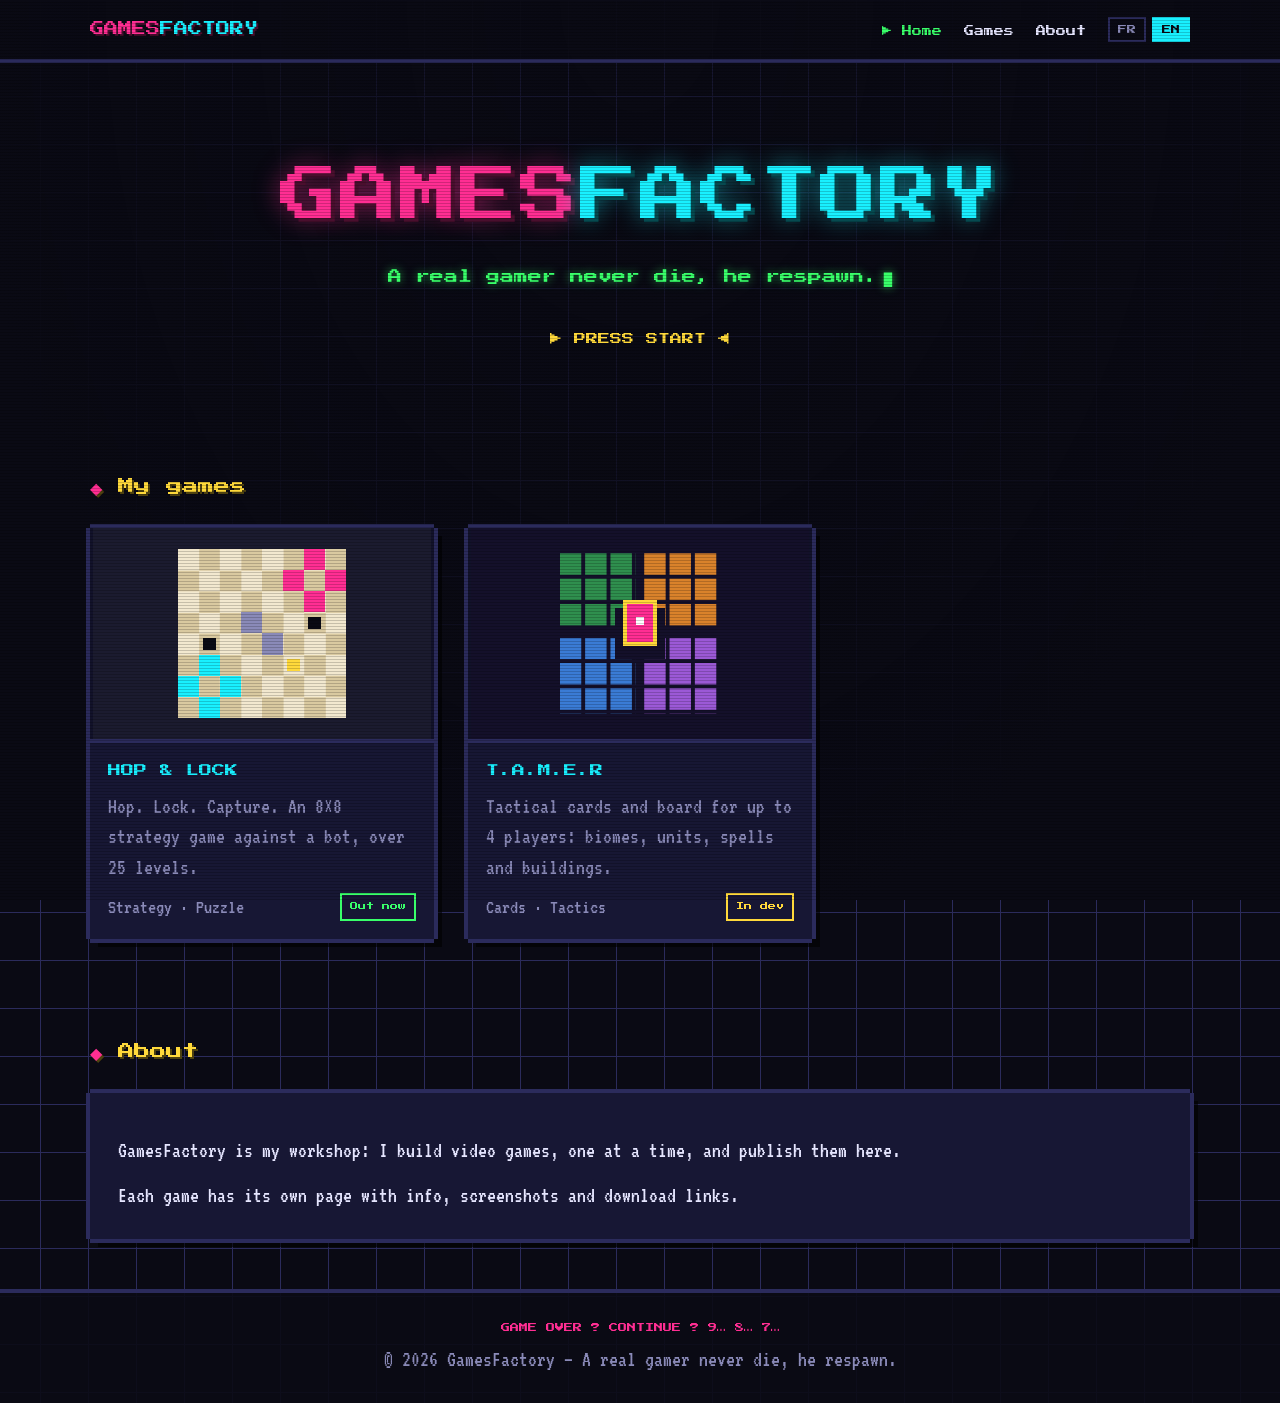
<file: index.html>
﻿<!DOCTYPE html>
<html lang="fr" data-lang="fr">
<head>
  <meta charset="UTF-8">
  <meta name="viewport" content="width=device-width, initial-scale=1">
  <title>GamesFactory — A real gamer never die, he respawn.</title>
  <meta name="description" content="GamesFactory : les jeux vidéo que je crée / the video games I make. A real gamer never die, he respawn.">
  <link rel="preconnect" href="https://fonts.googleapis.com">
  <link rel="preconnect" href="https://fonts.gstatic.com" crossorigin>
  <link href="https://fonts.googleapis.com/css2?family=Press+Start+2P&family=VT323&display=swap" rel="stylesheet">
  <link rel="stylesheet" href="css/style.css">
  <script src="js/lang.js"></script>
</head>
<body>

<header class="nav">
  <div class="wrap">
    <a class="logo" href="index.html">GAMES<span>FACTORY</span></a>
    <div class="nav-right">
      <ul>
        <li><a class="active" href="index.html">Home</a></li>
        <li><a href="index.html#games"><span class="fr">Jeux</span><span class="en">Games</span></a></li>
        <li><a href="index.html#about"><span class="fr">À propos</span><span class="en">About</span></a></li>
      </ul>
      <div class="langs">
        <button type="button" data-set-lang="fr">FR</button>
        <button type="button" data-set-lang="en">EN</button>
      </div>
    </div>
  </div>
</header>

<main>
  <div class="hero wrap">
    <h1>GAMES<span>FACTORY</span></h1>
    <p class="tagline">A real gamer never die, he respawn.</p>
    <a class="press-start" href="#games">▶ PRESS START ◀</a>
  </div>

  <section id="games">
    <div class="wrap">
      <h2 class="section-title"><span class="fr">Mes jeux</span><span class="en">My games</span></h2>

      <div class="games">

        <!-- ============ CARTE JEU (copie ce bloc pour ajouter un jeu) ============ -->
        <a class="card panel" href="games/hop-and-lock.html">
          <svg class="cover" viewBox="0 0 160 100" shape-rendering="crispEdges" aria-hidden="true">
        <defs>
          <pattern id="hl-b" width="20" height="20" patternUnits="userSpaceOnUse" x="40" y="10">
            <rect width="10" height="10" fill="#f2e8cf"/><rect x="10" y="10" width="10" height="10" fill="#f2e8cf"/>
            <rect x="10" width="10" height="10" fill="#d9c9a0"/><rect y="10" width="10" height="10" fill="#d9c9a0"/>
          </pattern>
        </defs>
        <rect width="160" height="100" fill="#1b1b2f"/>
        <rect x="40" y="10" width="80" height="80" fill="url(#hl-b)"/>
        <rect x="40" y="70" width="10" height="10" fill="#19f0ff"/><rect x="50" y="80" width="10" height="10" fill="#19f0ff"/>
        <rect x="60" y="70" width="10" height="10" fill="#19f0ff"/><rect x="50" y="60" width="10" height="10" fill="#19f0ff"/>
        <rect x="90" y="20" width="10" height="10" fill="#ff2e93"/><rect x="100" y="10" width="10" height="10" fill="#ff2e93"/>
        <rect x="110" y="20" width="10" height="10" fill="#ff2e93"/><rect x="100" y="30" width="10" height="10" fill="#ff2e93"/>
        <rect x="70" y="40" width="10" height="10" fill="#8a8ab8"/><rect x="80" y="50" width="10" height="10" fill="#8a8ab8"/>
        <rect x="52" y="52" width="6" height="6" fill="#0a0a14"/><rect x="92" y="62" width="6" height="6" fill="#ffd93b"/>
        <rect x="102" y="42" width="6" height="6" fill="#0a0a14"/>
      </svg>
          <div class="body">
            <h3>HOP &amp; LOCK</h3>
            <p class="fr">Saute, bloque, capture : un jeu de stratégie 8×8 contre un bot, sur 25 niveaux.</p>
            <p class="en">Hop. Lock. Capture. An 8×8 strategy game against a bot, over 25 levels.</p>
            <div class="meta">
              <span class="tags">Strategy · Puzzle</span>
              <span class="badge released"><span class="fr">Dispo</span><span class="en">Out now</span></span>
            </div>
          </div>
        </a>
        <!-- ============ FIN CARTE JEU ============ -->

        <a class="card panel" href="games/tamer.html">
          <svg class="cover" viewBox="0 0 160 100" shape-rendering="crispEdges" aria-hidden="true">
        <defs>
          <pattern id="tm-g" width="12" height="12" patternUnits="userSpaceOnUse" x="42" y="12"><rect width="10" height="10" fill="#2f8f4e"/></pattern>
          <pattern id="tm-o" width="12" height="12" patternUnits="userSpaceOnUse" x="82" y="12"><rect width="10" height="10" fill="#d9822b"/></pattern>
          <pattern id="tm-b" width="12" height="12" patternUnits="userSpaceOnUse" x="42" y="52"><rect width="10" height="10" fill="#3a7bd5"/></pattern>
          <pattern id="tm-p" width="12" height="12" patternUnits="userSpaceOnUse" x="82" y="52"><rect width="10" height="10" fill="#9b59d6"/></pattern>
        </defs>
        <rect width="160" height="100" fill="#14102a"/>
        <rect x="42" y="12" width="36" height="36" fill="url(#tm-g)"/>
        <rect x="82" y="12" width="36" height="36" fill="url(#tm-o)"/>
        <rect x="42" y="52" width="36" height="36" fill="url(#tm-b)"/>
        <rect x="82" y="52" width="36" height="36" fill="url(#tm-p)"/>
        <rect x="68" y="38" width="24" height="24" fill="#14102a"/>
        <rect x="72" y="34" width="16" height="22" fill="#ffd93b"/>
        <rect x="74" y="36" width="12" height="18" fill="#ff2e93"/>
        <rect x="78" y="42" width="4" height="4" fill="#fff"/>
      </svg>
          <div class="body">
            <h3>T.A.M.E.R</h3>
            <p class="fr">Cartes et plateau tactique jusqu'à 4 joueurs : biomes, pions, sorts et bâtiments.</p>
            <p class="en">Tactical cards and board for up to 4 players: biomes, units, spells and buildings.</p>
            <div class="meta">
              <span class="tags">Cards · Tactics</span>
              <span class="badge wip"><span class="fr">En cours</span><span class="en">In dev</span></span>
            </div>
          </div>
        </a>

      </div>
    </div>
  </section>

  <section id="about">
    <div class="wrap">
      <h2 class="section-title"><span class="fr">À propos</span><span class="en">About</span></h2>
      <div class="about panel">
        <p class="fr">GamesFactory est mon atelier : j'y crée des jeux vidéo, un à la fois, et je les publie ici.</p>
        <p class="en">GamesFactory is my workshop: I build video games, one at a time, and publish them here.</p>
        <p class="fr">Chaque jeu a sa page avec ses infos, ses captures et ses liens de téléchargement.</p>
        <p class="en">Each game has its own page with info, screenshots and download links.</p>
      </div>
    </div>
  </section>
</main>

<footer>
  <div class="wrap">
    <span class="pixel">GAME OVER ? CONTINUE ? 9… 8… 7…</span>
    © <span id="year">2026</span> GamesFactory — A real gamer never die, he respawn.
  </div>
</footer>
</body>
</html>
</file>
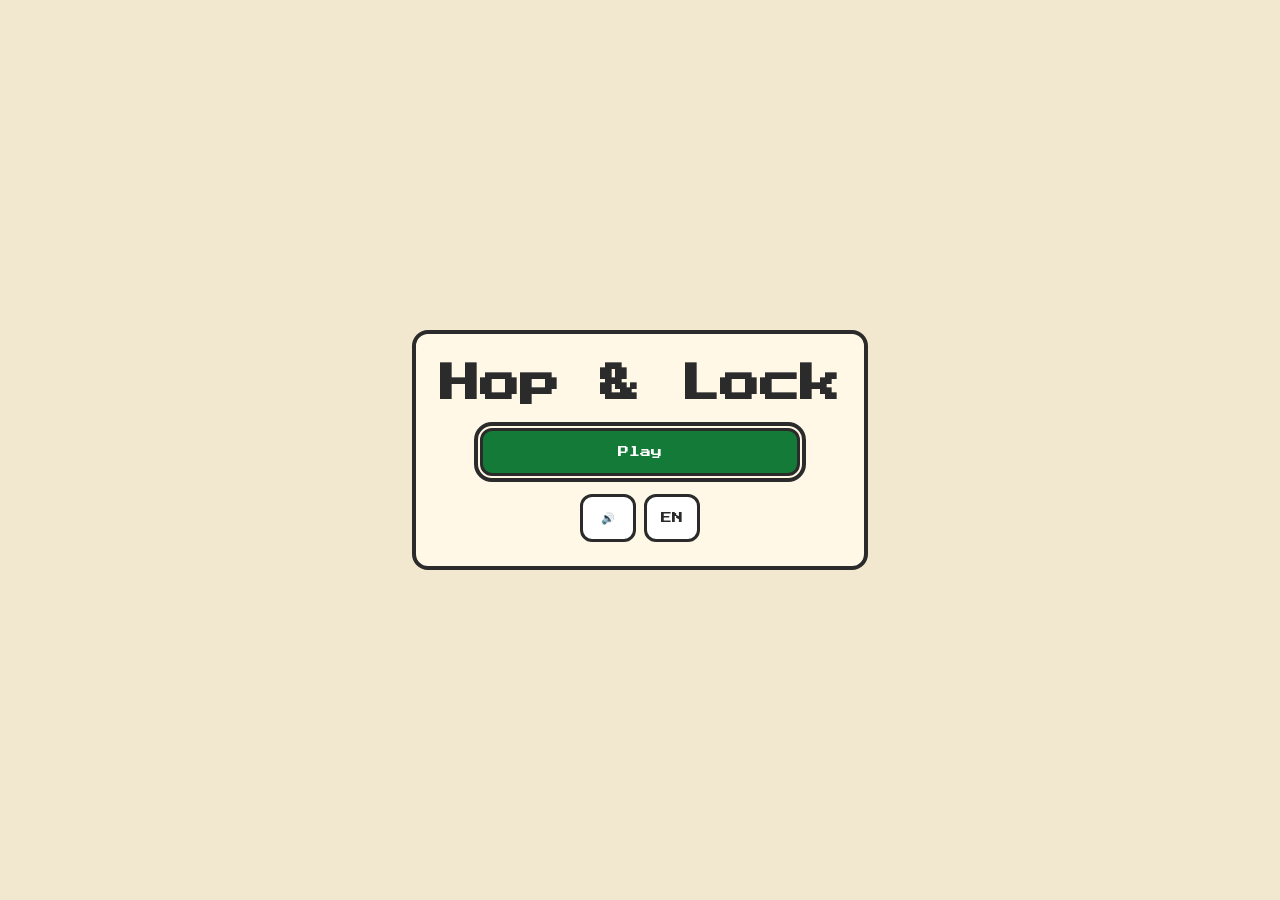
<file: play/hop-and-lock/index.html>
<!doctype html>
<html lang="fr">
  <head>
    <meta charset="UTF-8" />
    <meta name="viewport" content="width=device-width, initial-scale=1, viewport-fit=cover" />
    <meta name="theme-color" content="#f2e8cf" />
    <title>Hop &amp; Lock</title>
    <!-- SDK Poki : s'il est absent ou bloqué, le jeu démarre quand même (voir src/platform). -->
    <script src="https://game-cdn.poki.com/scripts/v2/poki-sdk.js"></script>
    <script type="module" crossorigin src="./assets/index-5r1aorod.js"></script>
    <link rel="stylesheet" crossorigin href="./assets/index-BdnqP6L9.css">
  </head>
  <body>
    <div id="app"></div>
    <noscript>Hop &amp; Lock a besoin de JavaScript. / Hop &amp; Lock needs JavaScript.</noscript>
  </body>
</html>
</file>
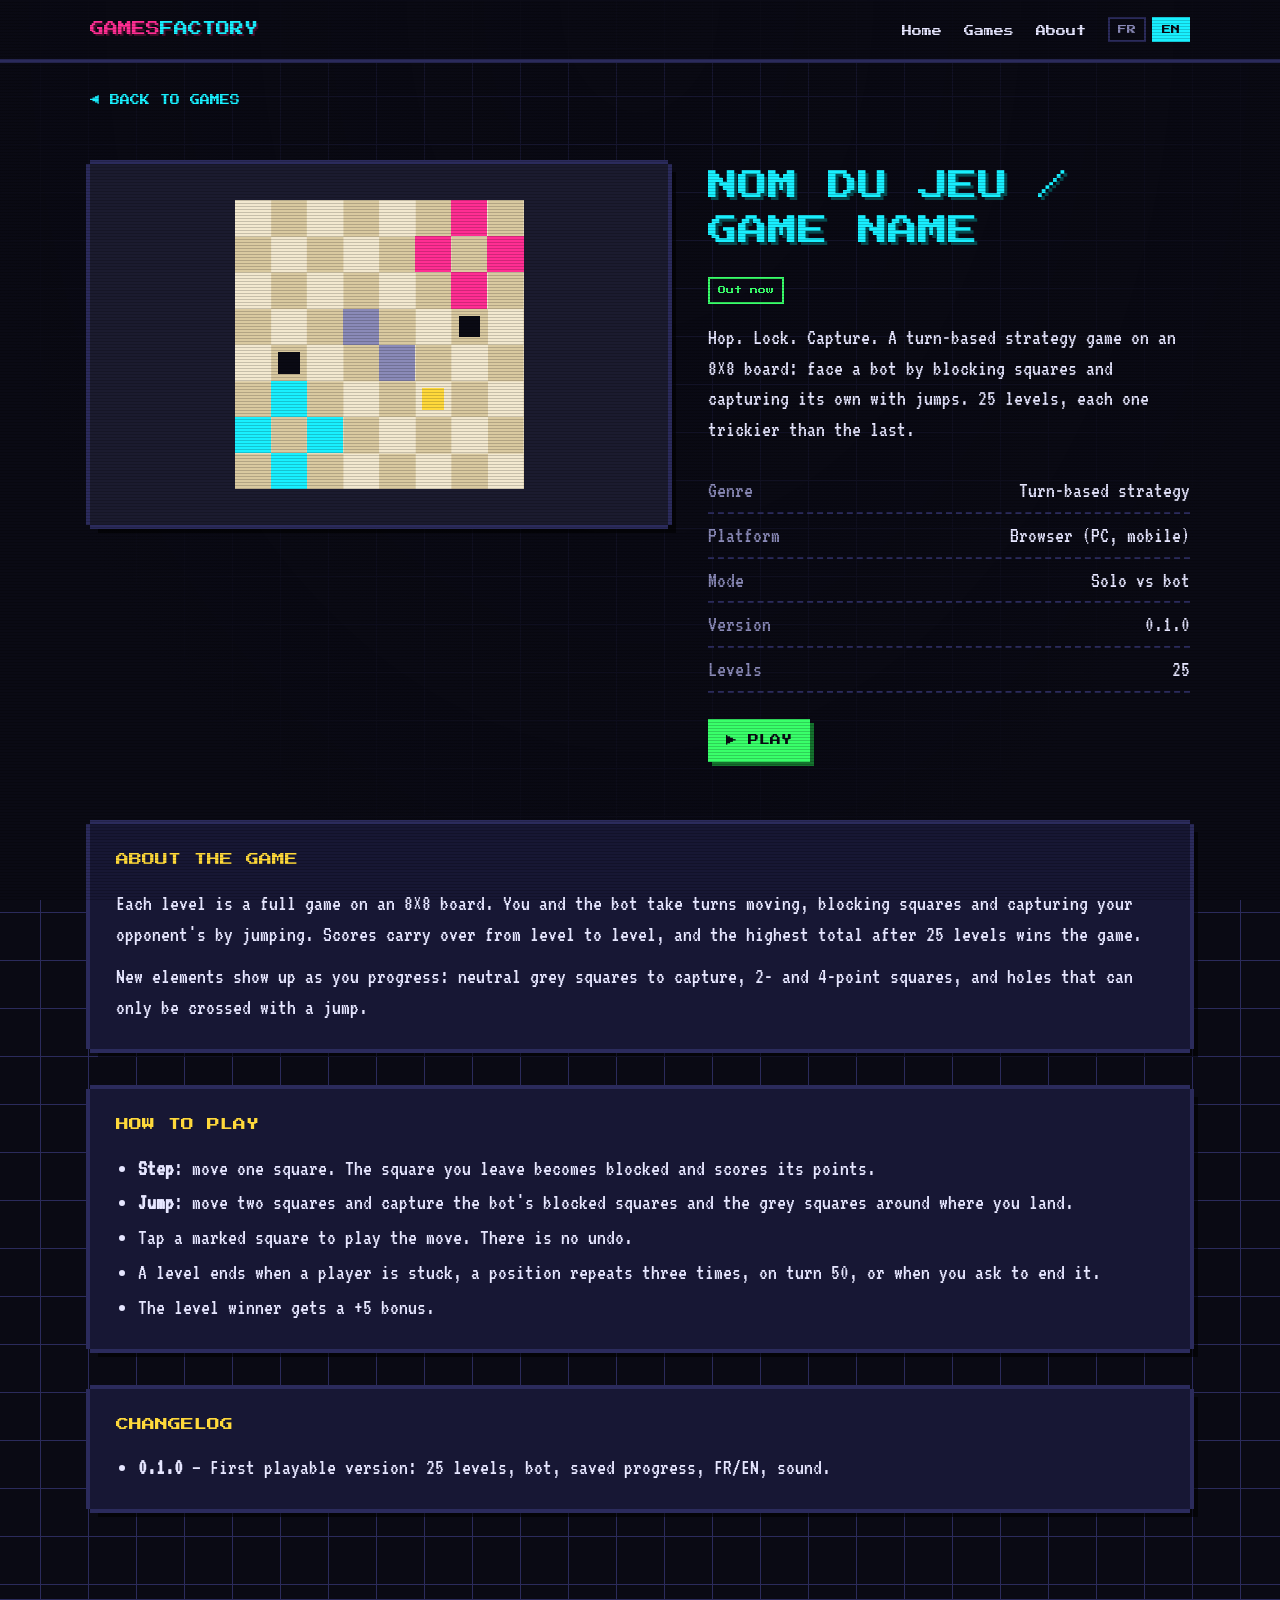
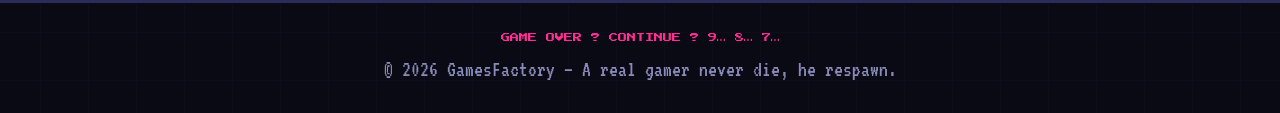
<file: games/_template.html>
﻿<!DOCTYPE html>
<html lang="fr" data-lang="fr">
<head>
  <meta charset="UTF-8">
  <meta name="viewport" content="width=device-width, initial-scale=1">
  <title>NOM DU JEU / GAME NAME — GamesFactory</title>
  <meta name="description" content="Hop &amp; Lock : saute, bloque, capture. Jeu de stratégie 8×8 contre un bot / Hop. Lock. Capture. An 8×8 strategy game against a bot.">
  <link rel="preconnect" href="https://fonts.googleapis.com">
  <link rel="preconnect" href="https://fonts.gstatic.com" crossorigin>
  <link href="https://fonts.googleapis.com/css2?family=Press+Start+2P&family=VT323&display=swap" rel="stylesheet">
  <link rel="stylesheet" href="../css/style.css">
  <script src="../js/lang.js"></script>
</head>
<body>

<header class="nav">
  <div class="wrap">
    <a class="logo" href="../index.html">GAMES<span>FACTORY</span></a>
    <div class="nav-right">
      <ul>
        <li><a href="../index.html">Home</a></li>
        <li><a href="../index.html#games"><span class="fr">Jeux</span><span class="en">Games</span></a></li>
        <li><a href="../index.html#about"><span class="fr">À propos</span><span class="en">About</span></a></li>
      </ul>
      <div class="langs">
        <button type="button" data-set-lang="fr">FR</button>
        <button type="button" data-set-lang="en">EN</button>
      </div>
    </div>
  </div>
</header>

<main class="wrap">
  <a class="back" href="../index.html#games"><span class="fr">◀ RETOUR AUX JEUX</span><span class="en">◀ BACK TO GAMES</span></a>

  <!-- ===== EN-TÊTE DU JEU / GAME HEADER ===== -->
  <div class="game-head">
    <div class="panel">
      <svg class="cover-big" viewBox="0 0 160 100" shape-rendering="crispEdges" role="img" aria-label="Hop &amp; Lock">
        <defs>
          <pattern id="hl-b" width="20" height="20" patternUnits="userSpaceOnUse" x="40" y="10">
            <rect width="10" height="10" fill="#f2e8cf"/><rect x="10" y="10" width="10" height="10" fill="#f2e8cf"/>
            <rect x="10" width="10" height="10" fill="#d9c9a0"/><rect y="10" width="10" height="10" fill="#d9c9a0"/>
          </pattern>
        </defs>
        <rect width="160" height="100" fill="#1b1b2f"/>
        <rect x="40" y="10" width="80" height="80" fill="url(#hl-b)"/>
        <rect x="40" y="70" width="10" height="10" fill="#19f0ff"/><rect x="50" y="80" width="10" height="10" fill="#19f0ff"/>
        <rect x="60" y="70" width="10" height="10" fill="#19f0ff"/><rect x="50" y="60" width="10" height="10" fill="#19f0ff"/>
        <rect x="90" y="20" width="10" height="10" fill="#ff2e93"/><rect x="100" y="10" width="10" height="10" fill="#ff2e93"/>
        <rect x="110" y="20" width="10" height="10" fill="#ff2e93"/><rect x="100" y="30" width="10" height="10" fill="#ff2e93"/>
        <rect x="70" y="40" width="10" height="10" fill="#8a8ab8"/><rect x="80" y="50" width="10" height="10" fill="#8a8ab8"/>
        <rect x="52" y="52" width="6" height="6" fill="#0a0a14"/><rect x="92" y="62" width="6" height="6" fill="#ffd93b"/>
        <rect x="102" y="42" width="6" height="6" fill="#0a0a14"/>
      </svg>
    </div>

    <div>
      <h1>NOM DU JEU / GAME NAME</h1>
      <span class="badge released"><span class="fr">Dispo</span><span class="en">Out now</span></span>
      <p class="lead fr">Saute, bloque, capture. Un jeu de stratégie au tour par tour sur un plateau 8×8 : affronte un bot en bloquant des cases et en capturant les siennes par des sauts. 25 niveaux, de plus en plus vicieux.</p>
      <p class="lead en">Hop. Lock. Capture. A turn-based strategy game on an 8×8 board: face a bot by blocking squares and capturing its own with jumps. 25 levels, each one trickier than the last.</p>

      <ul class="facts">
        <li><span>Genre</span><span><span class="fr">Stratégie au tour par tour</span><span class="en">Turn-based strategy</span></span></li>
        <li><span><span class="fr">Plateforme</span><span class="en">Platform</span></span><span><span class="fr">Navigateur (PC, mobile)</span><span class="en">Browser (PC, mobile)</span></span></li>
        <li><span><span class="fr">Mode</span><span class="en">Mode</span></span><span><span class="fr">Solo contre un bot</span><span class="en">Solo vs bot</span></span></li>
        <li><span>Version</span><span>0.1.0</span></li>
        <li><span><span class="fr">Niveaux</span><span class="en">Levels</span></span><span>25</span></li>
      </ul>

      <a class="btn" href="../play/nom-du-jeu/index.html" target="_blank" rel="noopener"><span class="fr">▶ JOUER</span><span class="en">▶ PLAY</span></a>
    </div>
  </div>

  <section>
    <!-- ===== DESCRIPTION ===== -->
    <div class="block panel">
      <h2><span class="fr">À PROPOS DU JEU</span><span class="en">ABOUT THE GAME</span></h2>
      <p class="fr">Chaque niveau est une partie complète sur un plateau de 8×8 cases. Le joueur humain et le bot jouent à tour de rôle : on se déplace, on bloque des cases, et on capture celles de l'adversaire en sautant par-dessus. Les scores se cumulent d'un niveau à l'autre, et le plus gros total après 25 niveaux remporte la partie.</p>
      <p class="en">Each level is a full game on an 8×8 board. You and the bot take turns moving, blocking squares and capturing your opponent's by jumping. Scores carry over from level to level, and the highest total after 25 levels wins the game.</p>
      <p class="fr">De nouveaux éléments arrivent au fil des niveaux : cases grises neutres à capturer, cases à 2 ou 4 points, et trous que l'on ne franchit que par un saut.</p>
      <p class="en">New elements show up as you progress: neutral grey squares to capture, 2- and 4-point squares, and holes that can only be crossed with a jump.</p>
    </div>

    <!-- ===== RÈGLES / RULES ===== -->
    <div class="block panel">
      <h2><span class="fr">COMMENT JOUER</span><span class="en">HOW TO PLAY</span></h2>
      <ul>
        <li class="fr"><strong>Pas</strong> : tu avances d'une case. Ta case de départ devient bloquée et te rapporte ses points.</li>
        <li class="en"><strong>Step</strong>: move one square. The square you leave becomes blocked and scores its points.</li>
        <li class="fr"><strong>Saut</strong> : tu avances de deux cases et captures les cases bloquées du bot et les cases grises autour de ton arrivée.</li>
        <li class="en"><strong>Jump</strong>: move two squares and capture the bot's blocked squares and the grey squares around where you land.</li>
        <li class="fr">Touche une case marquée pour jouer le coup. Il n'y a pas d'annulation.</li>
        <li class="en">Tap a marked square to play the move. There is no undo.</li>
        <li class="fr">Le niveau s'arrête quand un joueur est bloqué, qu'une position se répète trois fois, au 50<sup>e</sup> tour, ou quand tu le demandes.</li>
        <li class="en">A level ends when a player is stuck, a position repeats three times, on turn 50, or when you ask to end it.</li>
        <li class="fr">Le vainqueur du niveau gagne +5 points.</li>
        <li class="en">The level winner gets a +5 bonus.</li>
      </ul>
    </div>

    <!-- ===== CHANGELOG ===== -->
    <div class="block panel">
      <h2>CHANGELOG</h2>
      <ul>
        <li><strong>0.1.0</strong> — <span class="fr">Première version jouable : 25 niveaux, bot, sauvegarde de la progression, FR/EN, son.</span><span class="en">First playable version: 25 levels, bot, saved progress, FR/EN, sound.</span></li>
      </ul>
    </div>
  </section>
</main>

<footer>
  <div class="wrap">
    <span class="pixel">GAME OVER ? CONTINUE ? 9… 8… 7…</span>
    © <span id="year">2026</span> GamesFactory — A real gamer never die, he respawn.
  </div>
</footer>
</body>
</html>
</file>
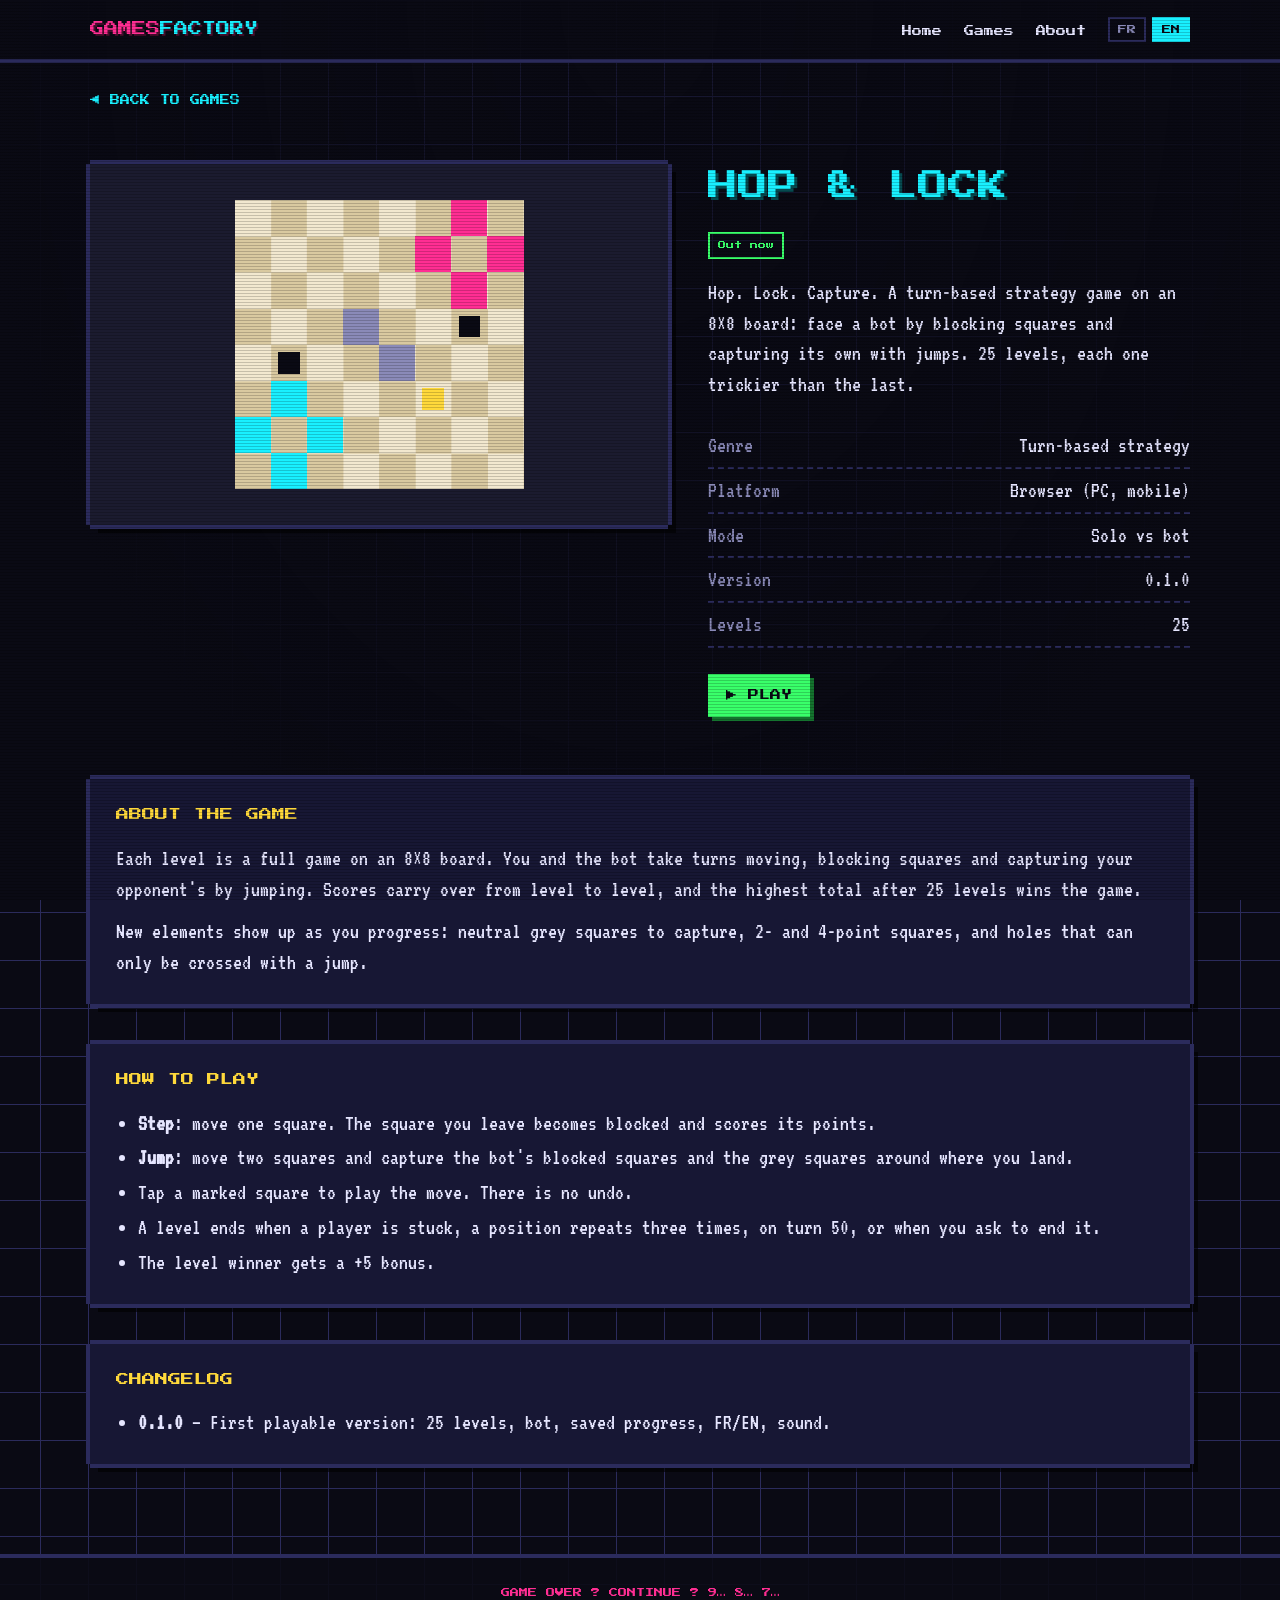
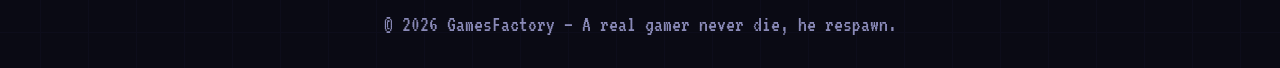
<file: games/hop-and-lock.html>
﻿<!DOCTYPE html>
<html lang="fr" data-lang="fr">
<head>
  <meta charset="UTF-8">
  <meta name="viewport" content="width=device-width, initial-scale=1">
  <title>Hop &amp; Lock — GamesFactory</title>
  <meta name="description" content="Hop &amp; Lock : saute, bloque, capture. Jeu de stratégie 8×8 contre un bot / Hop. Lock. Capture. An 8×8 strategy game against a bot.">
  <link rel="preconnect" href="https://fonts.googleapis.com">
  <link rel="preconnect" href="https://fonts.gstatic.com" crossorigin>
  <link href="https://fonts.googleapis.com/css2?family=Press+Start+2P&family=VT323&display=swap" rel="stylesheet">
  <link rel="stylesheet" href="../css/style.css">
  <script src="../js/lang.js"></script>
</head>
<body>

<header class="nav">
  <div class="wrap">
    <a class="logo" href="../index.html">GAMES<span>FACTORY</span></a>
    <div class="nav-right">
      <ul>
        <li><a href="../index.html">Home</a></li>
        <li><a href="../index.html#games"><span class="fr">Jeux</span><span class="en">Games</span></a></li>
        <li><a href="../index.html#about"><span class="fr">À propos</span><span class="en">About</span></a></li>
      </ul>
      <div class="langs">
        <button type="button" data-set-lang="fr">FR</button>
        <button type="button" data-set-lang="en">EN</button>
      </div>
    </div>
  </div>
</header>

<main class="wrap">
  <a class="back" href="../index.html#games"><span class="fr">◀ RETOUR AUX JEUX</span><span class="en">◀ BACK TO GAMES</span></a>

  <!-- ===== EN-TÊTE DU JEU / GAME HEADER ===== -->
  <div class="game-head">
    <div class="panel">
      <svg class="cover-big" viewBox="0 0 160 100" shape-rendering="crispEdges" role="img" aria-label="Hop &amp; Lock">
        <defs>
          <pattern id="hl-b" width="20" height="20" patternUnits="userSpaceOnUse" x="40" y="10">
            <rect width="10" height="10" fill="#f2e8cf"/><rect x="10" y="10" width="10" height="10" fill="#f2e8cf"/>
            <rect x="10" width="10" height="10" fill="#d9c9a0"/><rect y="10" width="10" height="10" fill="#d9c9a0"/>
          </pattern>
        </defs>
        <rect width="160" height="100" fill="#1b1b2f"/>
        <rect x="40" y="10" width="80" height="80" fill="url(#hl-b)"/>
        <rect x="40" y="70" width="10" height="10" fill="#19f0ff"/><rect x="50" y="80" width="10" height="10" fill="#19f0ff"/>
        <rect x="60" y="70" width="10" height="10" fill="#19f0ff"/><rect x="50" y="60" width="10" height="10" fill="#19f0ff"/>
        <rect x="90" y="20" width="10" height="10" fill="#ff2e93"/><rect x="100" y="10" width="10" height="10" fill="#ff2e93"/>
        <rect x="110" y="20" width="10" height="10" fill="#ff2e93"/><rect x="100" y="30" width="10" height="10" fill="#ff2e93"/>
        <rect x="70" y="40" width="10" height="10" fill="#8a8ab8"/><rect x="80" y="50" width="10" height="10" fill="#8a8ab8"/>
        <rect x="52" y="52" width="6" height="6" fill="#0a0a14"/><rect x="92" y="62" width="6" height="6" fill="#ffd93b"/>
        <rect x="102" y="42" width="6" height="6" fill="#0a0a14"/>
      </svg>
    </div>

    <div>
      <h1>HOP &amp; LOCK</h1>
      <span class="badge released"><span class="fr">Dispo</span><span class="en">Out now</span></span>
      <p class="lead fr">Saute, bloque, capture. Un jeu de stratégie au tour par tour sur un plateau 8×8 : affronte un bot en bloquant des cases et en capturant les siennes par des sauts. 25 niveaux, de plus en plus vicieux.</p>
      <p class="lead en">Hop. Lock. Capture. A turn-based strategy game on an 8×8 board: face a bot by blocking squares and capturing its own with jumps. 25 levels, each one trickier than the last.</p>

      <ul class="facts">
        <li><span>Genre</span><span><span class="fr">Stratégie au tour par tour</span><span class="en">Turn-based strategy</span></span></li>
        <li><span><span class="fr">Plateforme</span><span class="en">Platform</span></span><span><span class="fr">Navigateur (PC, mobile)</span><span class="en">Browser (PC, mobile)</span></span></li>
        <li><span><span class="fr">Mode</span><span class="en">Mode</span></span><span><span class="fr">Solo contre un bot</span><span class="en">Solo vs bot</span></span></li>
        <li><span>Version</span><span>0.1.0</span></li>
        <li><span><span class="fr">Niveaux</span><span class="en">Levels</span></span><span>25</span></li>
      </ul>

      <a class="btn" href="../play/hop-and-lock/index.html" target="_blank" rel="noopener"><span class="fr">▶ JOUER</span><span class="en">▶ PLAY</span></a>
    </div>
  </div>

  <section>
    <!-- ===== DESCRIPTION ===== -->
    <div class="block panel">
      <h2><span class="fr">À PROPOS DU JEU</span><span class="en">ABOUT THE GAME</span></h2>
      <p class="fr">Chaque niveau est une partie complète sur un plateau de 8×8 cases. Le joueur humain et le bot jouent à tour de rôle : on se déplace, on bloque des cases, et on capture celles de l'adversaire en sautant par-dessus. Les scores se cumulent d'un niveau à l'autre, et le plus gros total après 25 niveaux remporte la partie.</p>
      <p class="en">Each level is a full game on an 8×8 board. You and the bot take turns moving, blocking squares and capturing your opponent's by jumping. Scores carry over from level to level, and the highest total after 25 levels wins the game.</p>
      <p class="fr">De nouveaux éléments arrivent au fil des niveaux : cases grises neutres à capturer, cases à 2 ou 4 points, et trous que l'on ne franchit que par un saut.</p>
      <p class="en">New elements show up as you progress: neutral grey squares to capture, 2- and 4-point squares, and holes that can only be crossed with a jump.</p>
    </div>

    <!-- ===== RÈGLES / RULES ===== -->
    <div class="block panel">
      <h2><span class="fr">COMMENT JOUER</span><span class="en">HOW TO PLAY</span></h2>
      <ul>
        <li class="fr"><strong>Pas</strong> : tu avances d'une case. Ta case de départ devient bloquée et te rapporte ses points.</li>
        <li class="en"><strong>Step</strong>: move one square. The square you leave becomes blocked and scores its points.</li>
        <li class="fr"><strong>Saut</strong> : tu avances de deux cases et captures les cases bloquées du bot et les cases grises autour de ton arrivée.</li>
        <li class="en"><strong>Jump</strong>: move two squares and capture the bot's blocked squares and the grey squares around where you land.</li>
        <li class="fr">Touche une case marquée pour jouer le coup. Il n'y a pas d'annulation.</li>
        <li class="en">Tap a marked square to play the move. There is no undo.</li>
        <li class="fr">Le niveau s'arrête quand un joueur est bloqué, qu'une position se répète trois fois, au 50<sup>e</sup> tour, ou quand tu le demandes.</li>
        <li class="en">A level ends when a player is stuck, a position repeats three times, on turn 50, or when you ask to end it.</li>
        <li class="fr">Le vainqueur du niveau gagne +5 points.</li>
        <li class="en">The level winner gets a +5 bonus.</li>
      </ul>
    </div>

    <!-- ===== CHANGELOG ===== -->
    <div class="block panel">
      <h2>CHANGELOG</h2>
      <ul>
        <li><strong>0.1.0</strong> — <span class="fr">Première version jouable : 25 niveaux, bot, sauvegarde de la progression, FR/EN, son.</span><span class="en">First playable version: 25 levels, bot, saved progress, FR/EN, sound.</span></li>
      </ul>
    </div>
  </section>
</main>

<footer>
  <div class="wrap">
    <span class="pixel">GAME OVER ? CONTINUE ? 9… 8… 7…</span>
    © <span id="year">2026</span> GamesFactory — A real gamer never die, he respawn.
  </div>
</footer>
</body>
</html>
</file>
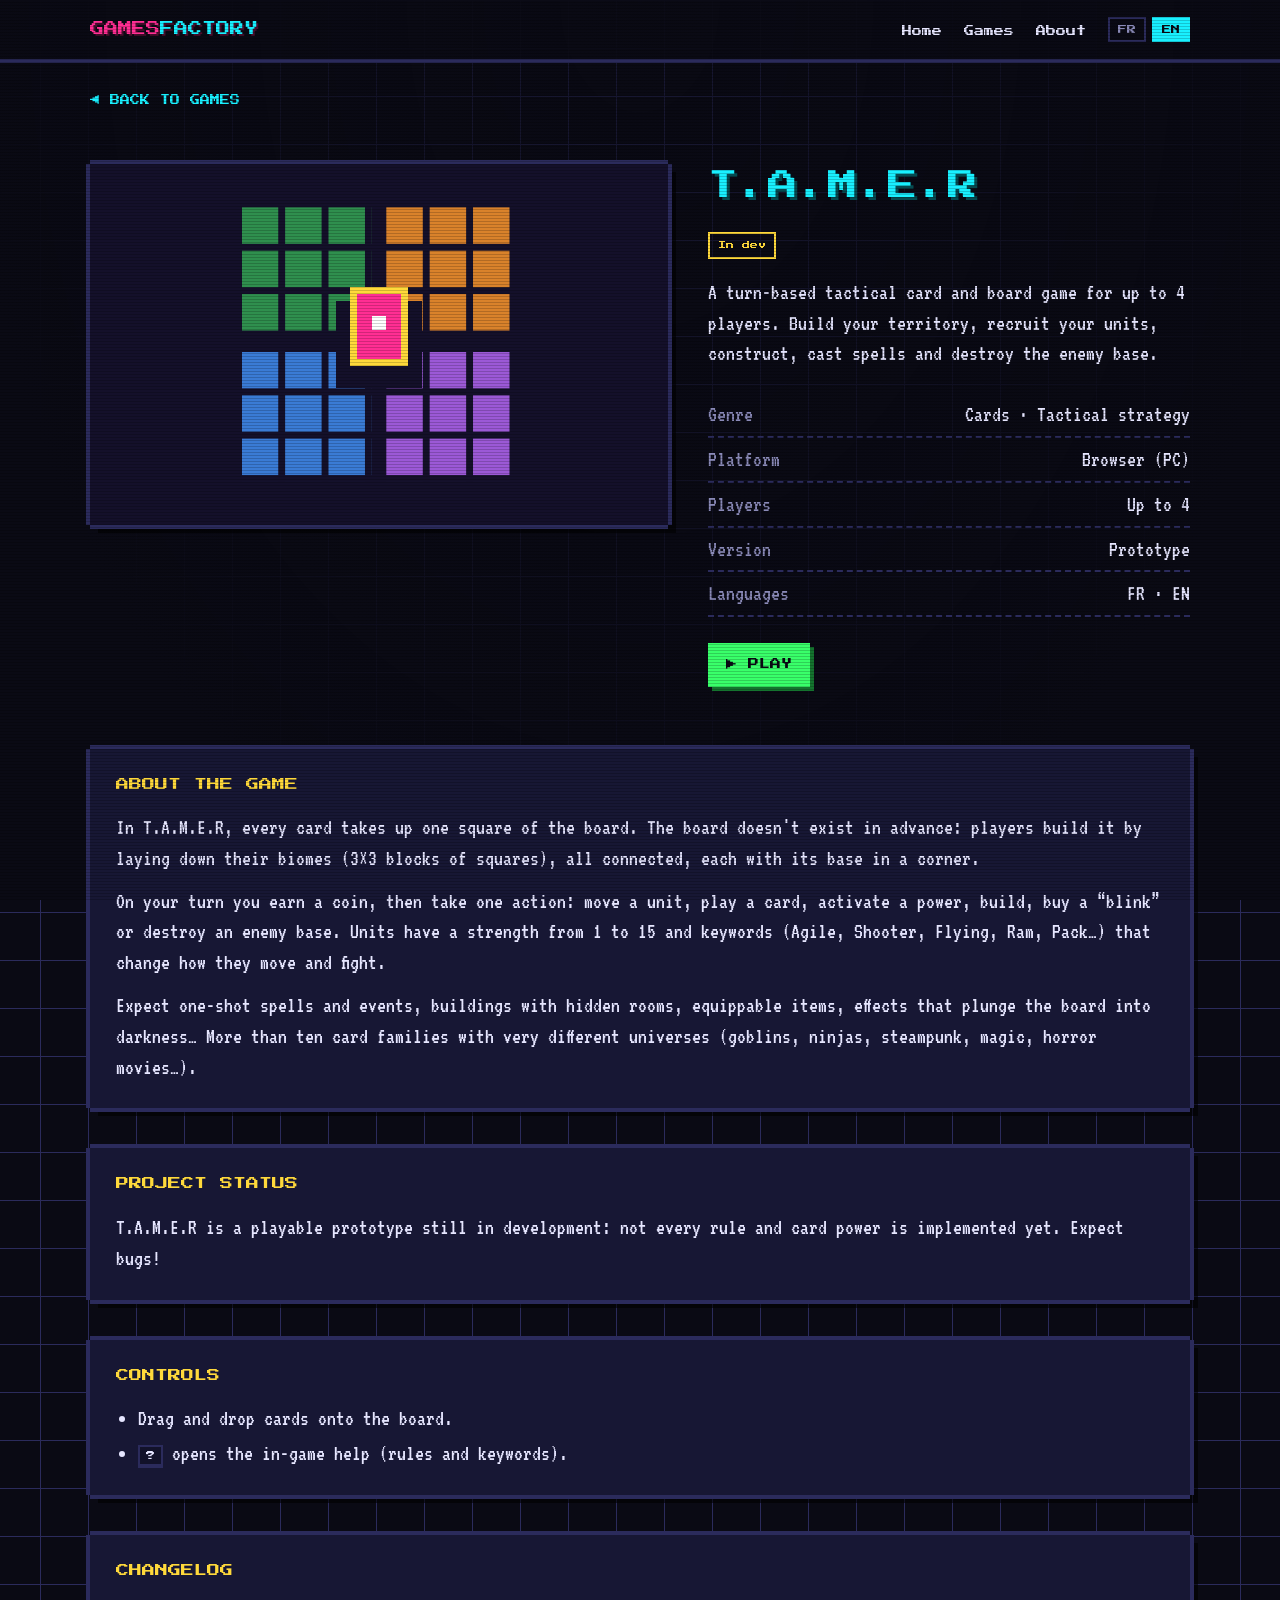
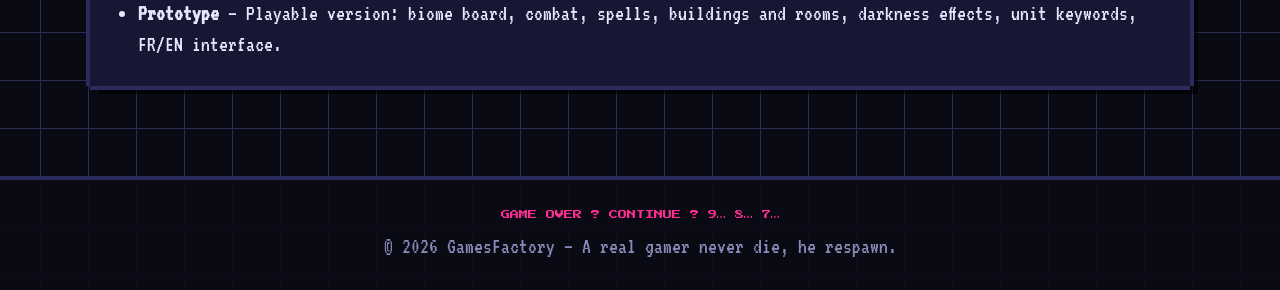
<file: games/tamer.html>
﻿<!DOCTYPE html>
<html lang="fr" data-lang="fr">
<head>
  <meta charset="UTF-8">
  <meta name="viewport" content="width=device-width, initial-scale=1">
  <title>T.A.M.E.R — GamesFactory</title>
  <meta name="description" content="T.A.M.E.R : jeu de cartes et de plateau tactique, jusqu'à 4 joueurs / a tactical card and board game for up to 4 players.">
  <link rel="preconnect" href="https://fonts.googleapis.com">
  <link rel="preconnect" href="https://fonts.gstatic.com" crossorigin>
  <link href="https://fonts.googleapis.com/css2?family=Press+Start+2P&family=VT323&display=swap" rel="stylesheet">
  <link rel="stylesheet" href="../css/style.css">
  <script src="../js/lang.js"></script>
</head>
<body>

<header class="nav">
  <div class="wrap">
    <a class="logo" href="../index.html">GAMES<span>FACTORY</span></a>
    <div class="nav-right">
      <ul>
        <li><a href="../index.html">Home</a></li>
        <li><a href="../index.html#games"><span class="fr">Jeux</span><span class="en">Games</span></a></li>
        <li><a href="../index.html#about"><span class="fr">À propos</span><span class="en">About</span></a></li>
      </ul>
      <div class="langs">
        <button type="button" data-set-lang="fr">FR</button>
        <button type="button" data-set-lang="en">EN</button>
      </div>
    </div>
  </div>
</header>

<main class="wrap">
  <a class="back" href="../index.html#games"><span class="fr">◀ RETOUR AUX JEUX</span><span class="en">◀ BACK TO GAMES</span></a>

  <!-- ===== EN-TÊTE DU JEU / GAME HEADER ===== -->
  <div class="game-head">
    <div class="panel">
      <svg class="cover-big" viewBox="0 0 160 100" shape-rendering="crispEdges" role="img" aria-label="T.A.M.E.R">
        <defs>
          <pattern id="tm-g" width="12" height="12" patternUnits="userSpaceOnUse" x="42" y="12"><rect width="10" height="10" fill="#2f8f4e"/></pattern>
          <pattern id="tm-o" width="12" height="12" patternUnits="userSpaceOnUse" x="82" y="12"><rect width="10" height="10" fill="#d9822b"/></pattern>
          <pattern id="tm-b" width="12" height="12" patternUnits="userSpaceOnUse" x="42" y="52"><rect width="10" height="10" fill="#3a7bd5"/></pattern>
          <pattern id="tm-p" width="12" height="12" patternUnits="userSpaceOnUse" x="82" y="52"><rect width="10" height="10" fill="#9b59d6"/></pattern>
        </defs>
        <rect width="160" height="100" fill="#14102a"/>
        <rect x="42" y="12" width="36" height="36" fill="url(#tm-g)"/>
        <rect x="82" y="12" width="36" height="36" fill="url(#tm-o)"/>
        <rect x="42" y="52" width="36" height="36" fill="url(#tm-b)"/>
        <rect x="82" y="52" width="36" height="36" fill="url(#tm-p)"/>
        <rect x="68" y="38" width="24" height="24" fill="#14102a"/>
        <rect x="72" y="34" width="16" height="22" fill="#ffd93b"/>
        <rect x="74" y="36" width="12" height="18" fill="#ff2e93"/>
        <rect x="78" y="42" width="4" height="4" fill="#fff"/>
      </svg>
    </div>

    <div>
      <h1>T.A.M.E.R</h1>
      <span class="badge wip"><span class="fr">En cours</span><span class="en">In dev</span></span>
      <p class="lead fr">Un jeu de cartes et de plateau tactique au tour par tour, jusqu'à 4 joueurs. Compose ton territoire, recrute tes pions, construis, lance des sorts et détruis la base adverse.</p>
      <p class="lead en">A turn-based tactical card and board game for up to 4 players. Build your territory, recruit your units, construct, cast spells and destroy the enemy base.</p>

      <ul class="facts">
        <li><span>Genre</span><span><span class="fr">Cartes · Stratégie tactique</span><span class="en">Cards · Tactical strategy</span></span></li>
        <li><span><span class="fr">Plateforme</span><span class="en">Platform</span></span><span><span class="fr">Navigateur (PC)</span><span class="en">Browser (PC)</span></span></li>
        <li><span><span class="fr">Joueurs</span><span class="en">Players</span></span><span><span class="fr">Jusqu'à 4</span><span class="en">Up to 4</span></span></li>
        <li><span>Version</span><span>Prototype</span></li>
        <li><span><span class="fr">Langues</span><span class="en">Languages</span></span><span>FR · EN</span></li>
      </ul>

      <a class="btn" href="../play/tamer/tamer_ui.html" target="_blank" rel="noopener"><span class="fr">▶ JOUER</span><span class="en">▶ PLAY</span></a>
    </div>
  </div>

  <section>
    <!-- ===== DESCRIPTION ===== -->
    <div class="block panel">
      <h2><span class="fr">À PROPOS DU JEU</span><span class="en">ABOUT THE GAME</span></h2>
      <p class="fr">Dans T.A.M.E.R, chaque carte occupe une case du plateau. Le plateau n'existe pas d'avance : les joueurs le construisent en posant leurs biomes (des blocs de 3×3 cases), tous reliés entre eux, chacun avec sa base dans un coin.</p>
      <p class="en">In T.A.M.E.R, every card takes up one square of the board. The board doesn't exist in advance: players build it by laying down their biomes (3×3 blocks of squares), all connected, each with its base in a corner.</p>
      <p class="fr">À ton tour, tu gagnes une pièce puis tu fais une action : déplacer un pion, jouer une carte, activer un pouvoir, construire, acheter un « blink » ou détruire une base ennemie. Les pions ont une puissance de 1 à 15 et des mots-clés (Agile, Tireur, Vole, Bélier, Meute…) qui changent la façon de se déplacer et de combattre.</p>
      <p class="en">On your turn you earn a coin, then take one action: move a unit, play a card, activate a power, build, buy a “blink” or destroy an enemy base. Units have a strength from 1 to 15 and keywords (Agile, Shooter, Flying, Ram, Pack…) that change how they move and fight.</p>
      <p class="fr">Au programme : sorts et événements à usage unique, bâtiments avec leurs salles secrètes, items à équiper, objets qui plongent le plateau dans le noir… Plus de dix familles de cartes aux univers très différents (gobelins, ninjas, steampunk, magie, film d'horreur…).</p>
      <p class="en">Expect one-shot spells and events, buildings with hidden rooms, equippable items, effects that plunge the board into darkness… More than ten card families with very different universes (goblins, ninjas, steampunk, magic, horror movies…).</p>
    </div>

    <!-- ===== ÉTAT / STATUS ===== -->
    <div class="block panel">
      <h2><span class="fr">ÉTAT DU PROJET</span><span class="en">PROJECT STATUS</span></h2>
      <p class="fr">T.A.M.E.R est un prototype jouable en cours de développement : toutes les règles et tous les pouvoirs des cartes ne sont pas encore implémentés. Les bugs sont attendus !</p>
      <p class="en">T.A.M.E.R is a playable prototype still in development: not every rule and card power is implemented yet. Expect bugs!</p>
    </div>

    <!-- ===== COMMANDES / CONTROLS ===== -->
    <div class="block panel">
      <h2><span class="fr">COMMANDES</span><span class="en">CONTROLS</span></h2>
      <ul>
        <li class="fr">Glisse-dépose les cartes sur le plateau.</li>
        <li class="en">Drag and drop cards onto the board.</li>
        <li class="fr"><kbd>?</kbd> ouvre l'aide dans le jeu (règles et mots-clés).</li>
        <li class="en"><kbd>?</kbd> opens the in-game help (rules and keywords).</li>
      </ul>
    </div>

    <!-- ===== CHANGELOG ===== -->
    <div class="block panel">
      <h2>CHANGELOG</h2>
      <ul>
        <li><strong>Prototype</strong> — <span class="fr">Version jouable : plateau en biomes, combats, sorts, bâtiments et salles, effets de noir, mots-clés de pions, interface FR/EN.</span><span class="en">Playable version: biome board, combat, spells, buildings and rooms, darkness effects, unit keywords, FR/EN interface.</span></li>
      </ul>
    </div>
  </section>
</main>

<footer>
  <div class="wrap">
    <span class="pixel">GAME OVER ? CONTINUE ? 9… 8… 7…</span>
    © <span id="year">2026</span> GamesFactory — A real gamer never die, he respawn.
  </div>
</footer>
</body>
</html>
</file>
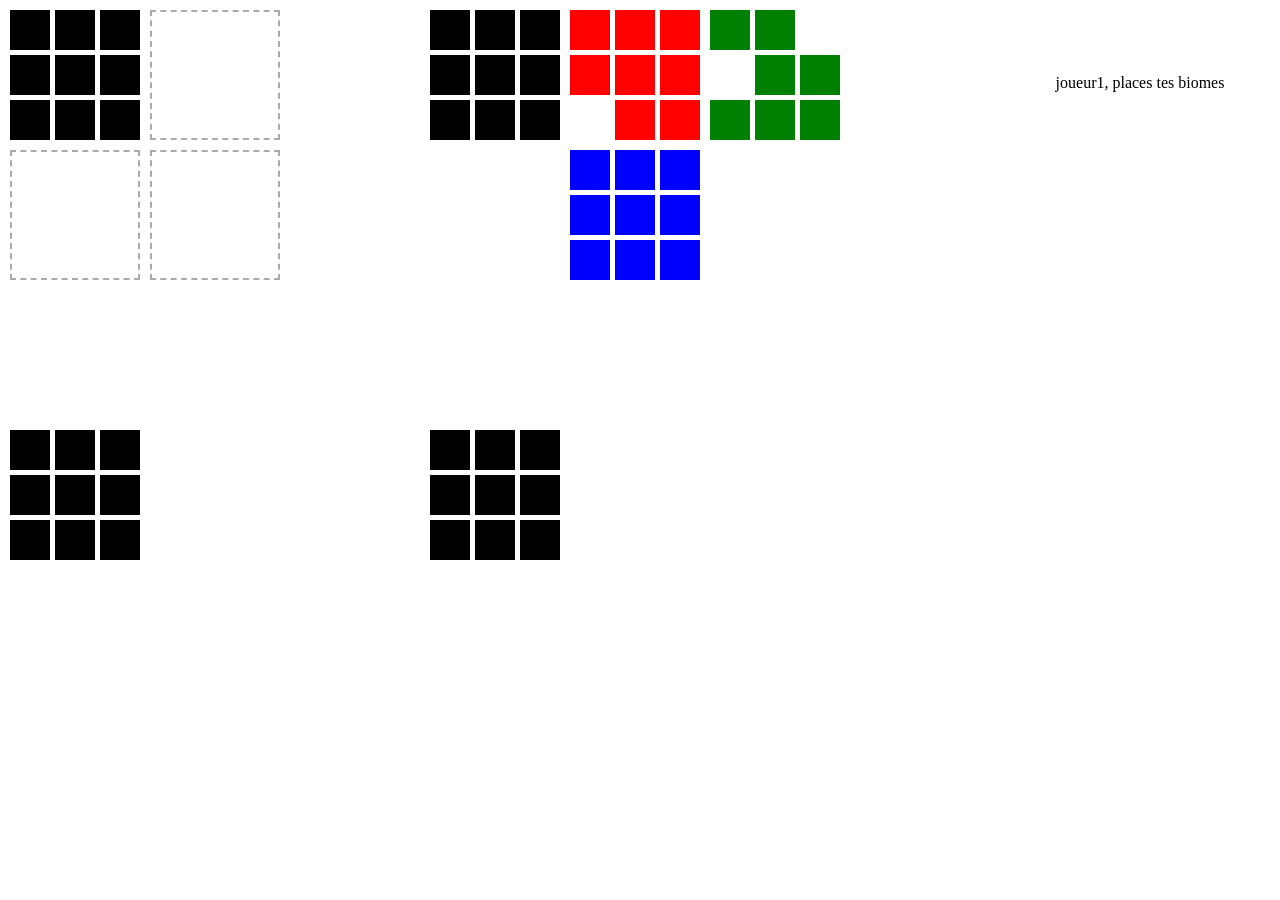
<file: play/tamer/tamer.html>
<!DOCTYPE html>
<html>
<style>
	body {
		display: flex;
		justify-content: center;
		padding: 40px;
	}

	#zone {
		position: absolute;
		width: 290px;
		height: 290px;
		top: 0px;
		left: 0px;
		transition: top 0.3s ease, left 0.3s ease;
	}

	.bouton {
		position: relative;
		margin-top: 320px;
		padding: 8px 16px;
		font-size: 15px;
		cursor: pointer;
	}

	.emplacement {
		position: absolute;
		width: 130px;
		height: 130px;
		border: 2px dashed #aaa;
		box-sizing: border-box;
		transition: border-color 0.15s;
	}

	.draggable {
		position: absolute;
		width: 130px;
		height: 130px;
		cursor: grab;
	}
	#element1 {
		top: 10px;
		left: 570px;
	}
	#element2 {
		top: 150px;
		left: 570px;
	}
	#element3 {
		top: 10px;
		left: 710px;
	}
	#plateau {
		position: absolute;
		top: 10px;
		left: 10px;
	}
	#texte {
		position: relative;
		top: 10px;
		left: 500px;
	}
	#debug {
		position: relative;
		top: 500px;
		left: 500px;
	}

	#gauche img,
	#droite img {
		width: 24px;
		height: 24px;
	}

	.rond {
	width: 20px;
	height: 20px;
	border-radius: 50%;
	background-color: red;
	display: inline-block;
	}
</style>
<body>
	<div id = "plateau">
		<div id="bases"></div>
		<div id="pions"></div>
		<div style="display: flex; flex-direction: column; gap: 10px;">
			<div style="display: flex; gap: 10px;">
				<div style="display: flex; flex-direction: column; gap: 5px;">
					<div style="display: flex; gap: 5px;">
						<div id="cell-1-1-1-1" style="width: 40px; height: 40px; background-color: black;"></div>
						<div id="cell-1-1-1-2" style="width: 40px; height: 40px; background-color: black;"></div>
						<div id="cell-1-1-1-3" style="width: 40px; height: 40px; background-color: black;"></div>
					</div>
					<div style="display: flex; gap: 5px;">
						<div id="cell-1-1-2-1" style="width: 40px; height: 40px; background-color: black;"></div>
						<div id="cell-1-1-2-2" style="width: 40px; height: 40px; background-color: black;"></div>
						<div id="cell-1-1-2-3" style="width: 40px; height: 40px; background-color: black;"></div>
					</div>
					<div style="display: flex; gap: 5px;">
						<div id="cell-1-1-3-1" style="width: 40px; height: 40px; background-color: black;"></div>
						<div id="cell-1-1-3-2" style="width: 40px; height: 40px; background-color: black;"></div>
						<div id="cell-1-1-3-3" style="width: 40px; height: 40px; background-color: black;"></div>
					</div>
				</div>
				<div style="display: flex; flex-direction: column; gap: 5px;">
					<div style="display: flex; gap: 5px;">
						<div id="cell-1-2-1-1" style="width: 40px; height: 40px; background-color: transparent;"></div>
						<div id="cell-1-2-1-2" style="width: 40px; height: 40px; background-color: transparent;"></div>
						<div id="cell-1-2-1-3" style="width: 40px; height: 40px; background-color: transparent;"></div>
					</div>
					<div style="display: flex; gap: 5px;">
						<div id="cell-1-2-2-1" style="width: 40px; height: 40px; background-color: transparent;"></div>
						<div id="cell-1-2-2-2" style="width: 40px; height: 40px; background-color: transparent;"></div>
						<div id="cell-1-2-2-3" style="width: 40px; height: 40px; background-color: transparent;"></div>
					</div>
					<div style="display: flex; gap: 5px;">
						<div id="cell-1-2-3-1" style="width: 40px; height: 40px; background-color: transparent;"></div>
						<div id="cell-1-2-3-2" style="width: 40px; height: 40px; background-color: transparent;"></div>
						<div id="cell-1-2-3-3" style="width: 40px; height: 40px; background-color: transparent;"></div>
					</div>
				</div>
				<div style="display: flex; flex-direction: column; gap: 5px;">
					<div style="display: flex; gap: 5px;">
						<div id="cell-1-3-1-1" style="width: 40px; height: 40px; background-color: transparent;"></div>
						<div id="cell-1-3-1-2" style="width: 40px; height: 40px; background-color: transparent;"></div>
						<div id="cell-1-3-1-3" style="width: 40px; height: 40px; background-color: transparent;"></div>
					</div>
					<div style="display: flex; gap: 5px;">
						<div id="cell-1-3-2-1" style="width: 40px; height: 40px; background-color: transparent;"></div>
						<div id="cell-1-3-2-2" style="width: 40px; height: 40px; background-color: transparent;"></div>
						<div id="cell-1-3-2-3" style="width: 40px; height: 40px; background-color: transparent;"></div>
					</div>
					<div style="display: flex; gap: 5px;">
						<div id="cell-1-3-3-1" style="width: 40px; height: 40px; background-color: transparent;"></div>
						<div id="cell-1-3-3-2" style="width: 40px; height: 40px; background-color: transparent;"></div>
						<div id="cell-1-3-3-3" style="width: 40px; height: 40px; background-color: transparent;"></div>
					</div>
				</div>
				<div style="display: flex; flex-direction: column; gap: 5px;">
					<div style="display: flex; gap: 5px;">
						<div id="cell-1-4-1-1" style="width: 40px; height: 40px; background-color: black;"></div>
						<div id="cell-1-4-1-2" style="width: 40px; height: 40px; background-color: black;"></div>
						<div id="cell-1-4-1-3" style="width: 40px; height: 40px; background-color: black;"></div>
					</div>
					<div style="display: flex; gap: 5px;">
						<div id="cell-1-4-2-1" style="width: 40px; height: 40px; background-color: black;"></div>
						<div id="cell-1-4-2-2" style="width: 40px; height: 40px; background-color: black;"></div>
						<div id="cell-1-4-2-3" style="width: 40px; height: 40px; background-color: black;"></div>
					</div>
					<div style="display: flex; gap: 5px;">
						<div id="cell-1-4-3-1" style="width: 40px; height: 40px; background-color: black;"></div>
						<div id="cell-1-4-3-2" style="width: 40px; height: 40px; background-color: black;"></div>
						<div id="cell-1-4-3-3" style="width: 40px; height: 40px; background-color: black;"></div>
					</div>
				</div>
			</div>
			<div style="display: flex; gap: 10px;">
				<div style="display: flex; flex-direction: column; gap: 5px;">
					<div style="display: flex; gap: 5px;">
						<div id="cell-2-1-1-1" style="width: 40px; height: 40px; background-color: transparent;"></div>
						<div id="cell-2-1-1-2" style="width: 40px; height: 40px; background-color: transparent;"></div>
						<div id="cell-2-1-1-3" style="width: 40px; height: 40px; background-color: transparent;"></div>
					</div>
					<div style="display: flex; gap: 5px;">
						<div id="cell-2-1-2-1" style="width: 40px; height: 40px; background-color: transparent;"></div>
						<div id="cell-2-1-2-2" style="width: 40px; height: 40px; background-color: transparent;"></div>
						<div id="cell-2-1-2-3" style="width: 40px; height: 40px; background-color: transparent;"></div>
					</div>
					<div style="display: flex; gap: 5px;">
						<div id="cell-2-1-3-1" style="width: 40px; height: 40px; background-color: transparent;"></div>
						<div id="cell-2-1-3-2" style="width: 40px; height: 40px; background-color: transparent;"></div>
						<div id="cell-2-1-3-3" style="width: 40px; height: 40px; background-color: transparent;"></div>
					</div>
				</div>
				<div style="display: flex; flex-direction: column; gap: 5px;">
					<div style="display: flex; gap: 5px;">
						<div id="cell-2-2-1-1" style="width: 40px; height: 40px; background-color: transparent;"></div>
						<div id="cell-2-2-1-2" style="width: 40px; height: 40px; background-color: transparent;"></div>
						<div id="cell-2-2-1-3" style="width: 40px; height: 40px; background-color: transparent;"></div>
					</div>
					<div style="display: flex; gap: 5px;">
						<div id="cell-2-2-2-1" style="width: 40px; height: 40px; background-color: transparent;"></div>
						<div id="cell-2-2-2-2" style="width: 40px; height: 40px; background-color: transparent;"></div>
						<div id="cell-2-2-2-3" style="width: 40px; height: 40px; background-color: transparent;"></div>
					</div>
					<div style="display: flex; gap: 5px;">
						<div id="cell-2-2-3-1" style="width: 40px; height: 40px; background-color: transparent;"></div>
						<div id="cell-2-2-3-2" style="width: 40px; height: 40px; background-color: transparent;"></div>
						<div id="cell-2-2-3-3" style="width: 40px; height: 40px; background-color: transparent;"></div>
					</div>
				</div>
				<div style="display: flex; flex-direction: column; gap: 5px;">
					<div style="display: flex; gap: 5px;">
						<div id="cell-2-3-1-1" style="width: 40px; height: 40px; background-color: transparent;"></div>
						<div id="cell-2-3-1-2" style="width: 40px; height: 40px; background-color: transparent;"></div>
						<div id="cell-2-3-1-3" style="width: 40px; height: 40px; background-color: transparent;"></div>
					</div>
					<div style="display: flex; gap: 5px;">
						<div id="cell-2-3-2-1" style="width: 40px; height: 40px; background-color: transparent;"></div>
						<div id="cell-2-3-2-2" style="width: 40px; height: 40px; background-color: transparent;"></div>
						<div id="cell-2-3-2-3" style="width: 40px; height: 40px; background-color: transparent;"></div>
					</div>
					<div style="display: flex; gap: 5px;">
						<div id="cell-2-3-3-1" style="width: 40px; height: 40px; background-color: transparent;"></div>
						<div id="cell-2-3-3-2" style="width: 40px; height: 40px; background-color: transparent;"></div>
						<div id="cell-2-3-3-3" style="width: 40px; height: 40px; background-color: transparent;"></div>
					</div>
				</div>
				<div style="display: flex; flex-direction: column; gap: 5px;">
					<div style="display: flex; gap: 5px;">
						<div id="cell-2-4-1-1" style="width: 40px; height: 40px; background-color: transparent;"></div>
						<div id="cell-2-4-1-2" style="width: 40px; height: 40px; background-color: transparent;"></div>
						<div id="cell-2-4-1-3" style="width: 40px; height: 40px; background-color: transparent;"></div>
					</div>
					<div style="display: flex; gap: 5px;">
						<div id="cell-2-4-2-1" style="width: 40px; height: 40px; background-color: transparent;"></div>
						<div id="cell-2-4-2-2" style="width: 40px; height: 40px; background-color: transparent;"></div>
						<div id="cell-2-4-2-3" style="width: 40px; height: 40px; background-color: transparent;"></div>
					</div>
					<div style="display: flex; gap: 5px;">
						<div id="cell-2-4-3-1" style="width: 40px; height: 40px; background-color: transparent;"></div>
						<div id="cell-2-4-3-2" style="width: 40px; height: 40px; background-color: transparent;"></div>
						<div id="cell-2-4-3-3" style="width: 40px; height: 40px; background-color: transparent;"></div>
					</div>
				</div>
			</div>
			<div style="display: flex; gap: 10px;">
				<div style="display: flex; flex-direction: column; gap: 5px;">
					<div style="display: flex; gap: 5px;">
						<div id="cell-3-1-1-1" style="width: 40px; height: 40px; background-color: transparent;"></div>
						<div id="cell-3-1-1-2" style="width: 40px; height: 40px; background-color: transparent;"></div>
						<div id="cell-3-1-1-3" style="width: 40px; height: 40px; background-color: transparent;"></div>
					</div>
					<div style="display: flex; gap: 5px;">
						<div id="cell-3-1-2-1" style="width: 40px; height: 40px; background-color: transparent;"></div>
						<div id="cell-3-1-2-2" style="width: 40px; height: 40px; background-color: transparent;"></div>
						<div id="cell-3-1-2-3" style="width: 40px; height: 40px; background-color: transparent;"></div>
					</div>
					<div style="display: flex; gap: 5px;">
						<div id="cell-3-1-3-1" style="width: 40px; height: 40px; background-color: transparent;"></div>
						<div id="cell-3-1-3-2" style="width: 40px; height: 40px; background-color: transparent;"></div>
						<div id="cell-3-1-3-3" style="width: 40px; height: 40px; background-color: transparent;"></div>
					</div>
				</div>
				<div style="display: flex; flex-direction: column; gap: 5px;">
					<div style="display: flex; gap: 5px;">
						<div id="cell-3-2-1-1" style="width: 40px; height: 40px; background-color: transparent;"></div>
						<div id="cell-3-2-1-2" style="width: 40px; height: 40px; background-color: transparent;"></div>
						<div id="cell-3-2-1-3" style="width: 40px; height: 40px; background-color: transparent;"></div>
					</div>
					<div style="display: flex; gap: 5px;">
						<div id="cell-3-2-2-1" style="width: 40px; height: 40px; background-color: transparent;"></div>
						<div id="cell-3-2-2-2" style="width: 40px; height: 40px; background-color: transparent;"></div>
						<div id="cell-3-2-2-3" style="width: 40px; height: 40px; background-color: transparent;"></div>
					</div>
					<div style="display: flex; gap: 5px;">
						<div id="cell-3-2-3-1" style="width: 40px; height: 40px; background-color: transparent;"></div>
						<div id="cell-3-2-3-2" style="width: 40px; height: 40px; background-color: transparent;"></div>
						<div id="cell-3-2-3-3" style="width: 40px; height: 40px; background-color: transparent;"></div>
					</div>
				</div>
				<div style="display: flex; flex-direction: column; gap: 5px;">
					<div style="display: flex; gap: 5px;">
						<div id="cell-3-3-1-1" style="width: 40px; height: 40px; background-color: transparent;"></div>
						<div id="cell-3-3-1-2" style="width: 40px; height: 40px; background-color: transparent;"></div>
						<div id="cell-3-3-1-3" style="width: 40px; height: 40px; background-color: transparent;"></div>
					</div>
					<div style="display: flex; gap: 5px;">
						<div id="cell-3-3-2-1" style="width: 40px; height: 40px; background-color: transparent;"></div>
						<div id="cell-3-3-2-2" style="width: 40px; height: 40px; background-color: transparent;"></div>
						<div id="cell-3-3-2-3" style="width: 40px; height: 40px; background-color: transparent;"></div>
					</div>
					<div style="display: flex; gap: 5px;">
						<div id="cell-3-3-3-1" style="width: 40px; height: 40px; background-color: transparent;"></div>
						<div id="cell-3-3-3-2" style="width: 40px; height: 40px; background-color: transparent;"></div>
						<div id="cell-3-3-3-3" style="width: 40px; height: 40px; background-color: transparent;"></div>
					</div>
				</div>
				<div style="display: flex; flex-direction: column; gap: 5px;">
					<div style="display: flex; gap: 5px;">
						<div id="cell-3-4-1-1" style="width: 40px; height: 40px; background-color: transparent;"></div>
						<div id="cell-3-4-1-2" style="width: 40px; height: 40px; background-color: transparent;"></div>
						<div id="cell-3-4-1-3" style="width: 40px; height: 40px; background-color: transparent;"></div>
					</div>
					<div style="display: flex; gap: 5px;">
						<div id="cell-3-4-2-1" style="width: 40px; height: 40px; background-color: transparent;"></div>
						<div id="cell-3-4-2-2" style="width: 40px; height: 40px; background-color: transparent;"></div>
						<div id="cell-3-4-2-3" style="width: 40px; height: 40px; background-color: transparent;"></div>
					</div>
					<div style="display: flex; gap: 5px;">
						<div id="cell-3-4-3-1" style="width: 40px; height: 40px; background-color: transparent;"></div>
						<div id="cell-3-4-3-2" style="width: 40px; height: 40px; background-color: transparent;"></div>
						<div id="cell-3-4-3-3" style="width: 40px; height: 40px; background-color: transparent;"></div>
					</div>
				</div>
			</div>
			<div style="display: flex; gap: 10px;">
				<div style="display: flex; flex-direction: column; gap: 5px;">
					<div style="display: flex; gap: 5px;">
						<div id="cell-4-1-1-1" style="width: 40px; height: 40px; background-color: black;"></div>
						<div id="cell-4-1-1-2" style="width: 40px; height: 40px; background-color: black;"></div>
						<div id="cell-4-1-1-3" style="width: 40px; height: 40px; background-color: black;"></div>
					</div>
					<div style="display: flex; gap: 5px;">
						<div id="cell-4-1-2-1" style="width: 40px; height: 40px; background-color: black;"></div>
						<div id="cell-4-1-2-2" style="width: 40px; height: 40px; background-color: black;"></div>
						<div id="cell-4-1-2-3" style="width: 40px; height: 40px; background-color: black;"></div>
					</div>
					<div style="display: flex; gap: 5px;">
						<div id="cell-4-1-3-1" style="width: 40px; height: 40px; background-color: black;"></div>
						<div id="cell-4-1-3-2" style="width: 40px; height: 40px; background-color: black;"></div>
						<div id="cell-4-1-3-3" style="width: 40px; height: 40px; background-color: black;"></div>
					</div>
				</div>
				<div style="display: flex; flex-direction: column; gap: 5px;">
					<div style="display: flex; gap: 5px;">
						<div id="cell-4-2-1-1" style="width: 40px; height: 40px; background-color: transparent;"></div>
						<div id="cell-4-2-1-2" style="width: 40px; height: 40px; background-color: transparent;"></div>
						<div id="cell-4-2-1-3" style="width: 40px; height: 40px; background-color: transparent;"></div>
					</div>
					<div style="display: flex; gap: 5px;">
						<div id="cell-4-2-2-1" style="width: 40px; height: 40px; background-color: transparent;"></div>
						<div id="cell-4-2-2-2" style="width: 40px; height: 40px; background-color: transparent;"></div>
						<div id="cell-4-2-2-3" style="width: 40px; height: 40px; background-color: transparent;"></div>
					</div>
					<div style="display: flex; gap: 5px;">
						<div id="cell-4-2-3-1" style="width: 40px; height: 40px; background-color: transparent;"></div>
						<div id="cell-4-2-3-2" style="width: 40px; height: 40px; background-color: transparent;"></div>
						<div id="cell-4-2-3-3" style="width: 40px; height: 40px; background-color: transparent;"></div>
					</div>
				</div>
				<div style="display: flex; flex-direction: column; gap: 5px;">
					<div style="display: flex; gap: 5px;">
						<div id="cell-4-3-1-1" style="width: 40px; height: 40px; background-color: transparent;"></div>
						<div id="cell-4-3-1-2" style="width: 40px; height: 40px; background-color: transparent;"></div>
						<div id="cell-4-3-1-3" style="width: 40px; height: 40px; background-color: transparent;"></div>
					</div>
					<div style="display: flex; gap: 5px;">
						<div id="cell-4-3-2-1" style="width: 40px; height: 40px; background-color: transparent;"></div>
						<div id="cell-4-3-2-2" style="width: 40px; height: 40px; background-color: transparent;"></div>
						<div id="cell-4-3-2-3" style="width: 40px; height: 40px; background-color: transparent;"></div>
					</div>
					<div style="display: flex; gap: 5px;">
						<div id="cell-4-3-3-1" style="width: 40px; height: 40px; background-color: transparent;"></div>
						<div id="cell-4-3-3-2" style="width: 40px; height: 40px; background-color: transparent;"></div>
						<div id="cell-4-3-3-3" style="width: 40px; height: 40px; background-color: transparent;"></div>
					</div>
				</div>
				<div style="display: flex; flex-direction: column; gap: 5px;">
					<div style="display: flex; gap: 5px;">
						<div id="cell-4-4-1-1" style="width: 40px; height: 40px; background-color: black;"></div>
						<div id="cell-4-4-1-2" style="width: 40px; height: 40px; background-color: black;"></div>
						<div id="cell-4-4-1-3" style="width: 40px; height: 40px; background-color: black;"></div>
					</div>
					<div style="display: flex; gap: 5px;">
						<div id="cell-4-4-2-1" style="width: 40px; height: 40px; background-color: black;"></div>
						<div id="cell-4-4-2-2" style="width: 40px; height: 40px; background-color: black;"></div>
						<div id="cell-4-4-2-3" style="width: 40px; height: 40px; background-color: black;"></div>
					</div>
					<div style="display: flex; gap: 5px;">
						<div id="cell-4-4-3-1" style="width: 40px; height: 40px; background-color: black;"></div>
						<div id="cell-4-4-3-2" style="width: 40px; height: 40px; background-color: black;"></div>
						<div id="cell-4-4-3-3" style="width: 40px; height: 40px; background-color: black;"></div>
					</div>
				</div>
			</div>
		</div>
	</div>

	<div id="zone">
		<!-- emplacements possibles -->
		<div class="emplacement" style="top: 10px; left: 150px;"></div>
		<div class="emplacement" style="top: 150px; left: 10px;"></div>
		<div class="emplacement" style="top: 150px; left: 150px;"></div>

		<div id="element1" class="draggable">
			<div style="display: flex; flex-direction: column; gap: 5px;">
				<div style="display: flex; gap: 5px;">
					<div style="width: 40px; height: 40px; background-color: red;"></div>
					<div style="width: 40px; height: 40px; background-color: red;"></div>
					<div style="width: 40px; height: 40px; background-color: red;"></div>
				</div>
				<div style="display: flex; gap: 5px;">
					<div style="width: 40px; height: 40px; background-color: red;"></div>
					<div style="width: 40px; height: 40px; background-color: transparent;"></div>
					<div style="width: 40px; height: 40px; background-color: red;"></div>
				</div>
				<div style="display: flex; gap: 5px;">
					<div style="width: 40px; height: 40px; background-color: red;"></div>
					<div style="width: 40px; height: 40px; background-color: red;"></div>
					<div style="width: 40px; height: 40px; background-color: red;"></div>
				</div>
			</div>
		</div>
		<div id="element2" class="draggable">
			<div style="display: flex; flex-direction: column; gap: 5px;">
				<div style="display: flex; gap: 5px;">
					<div style="width: 40px; height: 40px; background-color: blue;"></div>
					<div style="width: 40px; height: 40px; background-color: blue;"></div>
					<div style="width: 40px; height: 40px; background-color: blue;"></div>
				</div>
				<div style="display: flex; gap: 5px;">
					<div style="width: 40px; height: 40px; background-color: blue;"></div>
					<div style="width: 40px; height: 40px; background-color: blue;"></div>
					<div style="width: 40px; height: 40px; background-color: blue;"></div>
				</div>
				<div style="display: flex; gap: 5px;">
					<div style="width: 40px; height: 40px; background-color: blue;"></div>
					<div style="width: 40px; height: 40px; background-color: transparent;"></div>
					<div style="width: 40px; height: 40px; background-color: blue;"></div>
				</div>
			</div>
		</div>
		<div id="element3" class="draggable">
			<div style="display: flex; flex-direction: column; gap: 5px;">
				<div style="display: flex; gap: 5px;">
					<div style="width: 40px; height: 40px; background-color: transparent;"></div>
					<div style="width: 40px; height: 40px; background-color: green;"></div>
					<div style="width: 40px; height: 40px; background-color: green;"></div>
				</div>
				<div style="display: flex; gap: 5px;">
					<div style="width: 40px; height: 40px; background-color: green;"></div>
					<div style="width: 40px; height: 40px; background-color: green;"></div>
					<div style="width: 40px; height: 40px; background-color: green;"></div>
				</div>
				<div style="display: flex; gap: 5px;">
					<div style="width: 40px; height: 40px; background-color: green;"></div>
					<div style="width: 40px; height: 40px; background-color: green;"></div>
					<div style="width: 40px; height: 40px; background-color: green;"></div>
				</div>
			</div>
		</div>
	</div>

	<p id="texte"></p>
	<p id="debug"></p>
	<button id="validation" class="bouton" style="display: none;">Valider</button>
	<button id="gauche" class="bouton" style="display: none;"><img src="fleche_gauche.png"></button>
	<button id="select" class="bouton" style="display: none;"><p id = "texte_select"></p></button>
	<button id="droite" class="bouton" style="display: none;"><img src="fleche_droite.png"></button>
	<div id="zone-selection"></div>

	<script src="cartes.js"></script>
	<script src="terreur_nocturne\terreur_nocturne.js"></script>
	<script src="goblin\goblin.js"></script>
	<script src="film_horreur\film_horreur.js"></script>
	<script src="steampunk\steampunk.js"></script>
	<script src="magie\magie.js"></script>
	<script src="Mr_ours\Mr_ours.js"></script>
	<script src="ninja\ninja.js"></script>
	<script src="rebelle\rebelle.js"></script>
	<script src="maison\maison.js"></script>
	<script src="gems\gems.js"></script>
	<script src="royaute\royaute.js"></script>
	<script src="chose\chose.js"></script>
	<script src="biome\biome.js"></script>
	<script src="moteur.js"></script>
	<script src="combat.js"></script>
	<script src="noir.js"></script>
	<script src="sorts.js"></script>
	<script src="etats.js"></script>
	<script src="salles.js"></script>
	<script src="blinks.js"></script>
	<script src="meute.js"></script>
	<script src="terrain.js"></script>
	<script src="robot/robot.js"></script>
	<script src="action.js"></script>
	<script src="miseenplace.js"></script>
	<script src="base.js"></script>
	<script src="tamer.js"></script>
</body>
</html>
</file>
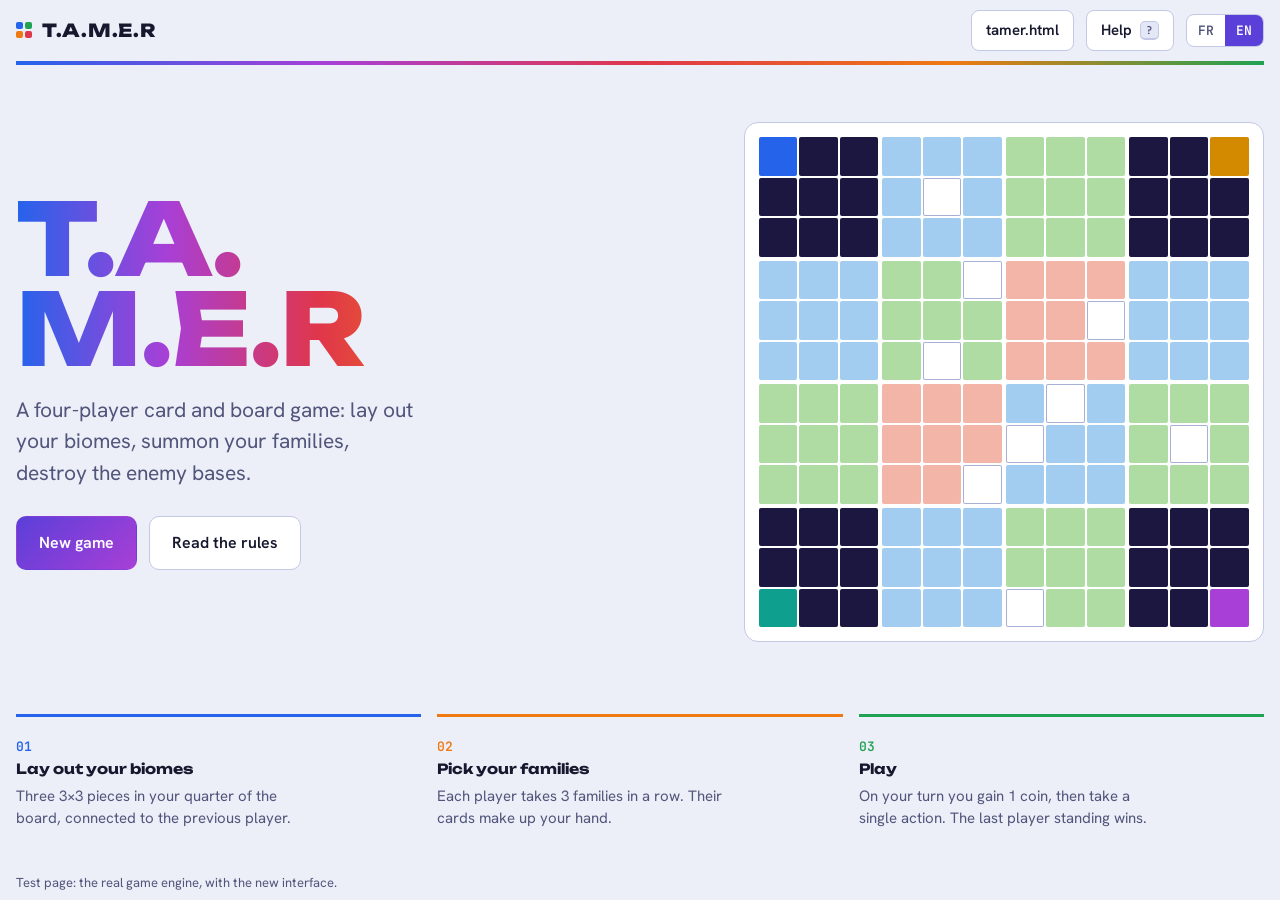
<file: play/tamer/tamer_ui.html>
<!doctype html>
<html lang="fr">
<head>
<meta charset="utf-8">
<meta name="viewport" content="width=device-width, initial-scale=1">
<title>T.A.M.E.R</title>
<link rel="preconnect" href="https://fonts.googleapis.com">
<link rel="preconnect" href="https://fonts.gstatic.com" crossorigin>
<link rel="stylesheet" href="https://fonts.googleapis.com/css2?family=Hanken+Grotesk:wght@400;500;600;700&family=JetBrains+Mono:wght@500;600&family=Unbounded:wght@500;700;800&display=swap">
<link rel="stylesheet" href="ui/ui.css">
<style>[hidden] { display: none !important; }</style>
</head>
<body>

<header class="top">
  <div class="wrap">
    <a class="logo" href="#accueil" aria-label="T.A.M.E.R"><i aria-hidden="true"><b></b><b></b><b></b><b></b></i>T.A.M.E.R</a>
    <span class="sp"></span>
    <a class="btn" href="tamer.html" title="Page d'origine">tamer.html</a>
    <button class="btn" id="btn-aide" type="button"><span data-i="aide">Aide</span> <kbd>?</kbd></button>
    <div class="seg" role="group" aria-label="Langue / Language">
      <button type="button" data-lang="fr" aria-pressed="true">FR</button>
      <button type="button" data-lang="en" aria-pressed="false">EN</button>
    </div>
  </div>
</header>

<!-- ======================= ACCUEIL (calque : la partie est deja mise en page dessous) ======================= -->
<section class="accueil" id="accueil" aria-labelledby="h-accueil">
  <div class="wrap">
    <div class="hero">
      <div>
        <h1 id="h-accueil"><span>T.A.</span><span>M.E.R</span></h1>
        <p class="pitch" data-i="pitch">Un jeu de cartes et de plateau à quatre joueurs.</p>
        <div class="cta">
          <button class="btn primary big" id="b-nouvelle" type="button" data-i="nouvelle">Nouvelle partie</button>
          <button class="btn big" id="b-reprendre" type="button" data-i="reprendre" hidden>Reprendre la partie</button>
          <button class="btn big" type="button" data-aide="but" data-i="regles">Lire les règles</button>
        </div>
      </div>
      <div class="mini" id="mini" aria-hidden="true"></div>
    </div>
    <div class="steps" id="steps"></div>
    <p class="foot" data-i="pageTest">Page de test.</p>
  </div>
</section>

<!-- ======================= PARTIE ======================= -->
<main class="wrap">
  <div class="app">

    <aside class="col-g">
      <div class="joueurs" id="joueurs"></div>
      <div class="panneau legende" id="legende"></div>
    </aside>

    <div class="col-c">
      <div class="msgbar" id="msgbar" role="status" aria-live="polite">
        <span class="tour" id="tour"></span>
        <p id="texte"></p>
        <span class="pill" id="une" hidden></span>
        <button id="validation" class="bouton" style="display: none;">Valider</button>
        <button id="gauche" class="bouton" style="display: none;"><img src="fleche_gauche.png" alt=""></button>
        <button id="select" class="bouton" style="display: none;"><p id="texte_select"></p></button>
        <button id="droite" class="bouton" style="display: none;"><img src="fleche_droite.png" alt=""></button>
        <p id="debug"></p>
      </div>
      <div class="banniere" id="nuitban"></div>
      <div class="banniere fin" id="finban"></div>

      <div class="table-wrap">
        <div id="table">
          <div id = "plateau">
		<div id="bases"></div>
		<div id="pions"></div>
		<div style="display: flex; flex-direction: column; gap: 10px;">
			<div style="display: flex; gap: 10px;">
				<div style="display: flex; flex-direction: column; gap: 5px;">
					<div style="display: flex; gap: 5px;">
						<div id="cell-1-1-1-1" style="width: 40px; height: 40px; background-color: black;"></div>
						<div id="cell-1-1-1-2" style="width: 40px; height: 40px; background-color: black;"></div>
						<div id="cell-1-1-1-3" style="width: 40px; height: 40px; background-color: black;"></div>
					</div>
					<div style="display: flex; gap: 5px;">
						<div id="cell-1-1-2-1" style="width: 40px; height: 40px; background-color: black;"></div>
						<div id="cell-1-1-2-2" style="width: 40px; height: 40px; background-color: black;"></div>
						<div id="cell-1-1-2-3" style="width: 40px; height: 40px; background-color: black;"></div>
					</div>
					<div style="display: flex; gap: 5px;">
						<div id="cell-1-1-3-1" style="width: 40px; height: 40px; background-color: black;"></div>
						<div id="cell-1-1-3-2" style="width: 40px; height: 40px; background-color: black;"></div>
						<div id="cell-1-1-3-3" style="width: 40px; height: 40px; background-color: black;"></div>
					</div>
				</div>
				<div style="display: flex; flex-direction: column; gap: 5px;">
					<div style="display: flex; gap: 5px;">
						<div id="cell-1-2-1-1" style="width: 40px; height: 40px; background-color: transparent;"></div>
						<div id="cell-1-2-1-2" style="width: 40px; height: 40px; background-color: transparent;"></div>
						<div id="cell-1-2-1-3" style="width: 40px; height: 40px; background-color: transparent;"></div>
					</div>
					<div style="display: flex; gap: 5px;">
						<div id="cell-1-2-2-1" style="width: 40px; height: 40px; background-color: transparent;"></div>
						<div id="cell-1-2-2-2" style="width: 40px; height: 40px; background-color: transparent;"></div>
						<div id="cell-1-2-2-3" style="width: 40px; height: 40px; background-color: transparent;"></div>
					</div>
					<div style="display: flex; gap: 5px;">
						<div id="cell-1-2-3-1" style="width: 40px; height: 40px; background-color: transparent;"></div>
						<div id="cell-1-2-3-2" style="width: 40px; height: 40px; background-color: transparent;"></div>
						<div id="cell-1-2-3-3" style="width: 40px; height: 40px; background-color: transparent;"></div>
					</div>
				</div>
				<div style="display: flex; flex-direction: column; gap: 5px;">
					<div style="display: flex; gap: 5px;">
						<div id="cell-1-3-1-1" style="width: 40px; height: 40px; background-color: transparent;"></div>
						<div id="cell-1-3-1-2" style="width: 40px; height: 40px; background-color: transparent;"></div>
						<div id="cell-1-3-1-3" style="width: 40px; height: 40px; background-color: transparent;"></div>
					</div>
					<div style="display: flex; gap: 5px;">
						<div id="cell-1-3-2-1" style="width: 40px; height: 40px; background-color: transparent;"></div>
						<div id="cell-1-3-2-2" style="width: 40px; height: 40px; background-color: transparent;"></div>
						<div id="cell-1-3-2-3" style="width: 40px; height: 40px; background-color: transparent;"></div>
					</div>
					<div style="display: flex; gap: 5px;">
						<div id="cell-1-3-3-1" style="width: 40px; height: 40px; background-color: transparent;"></div>
						<div id="cell-1-3-3-2" style="width: 40px; height: 40px; background-color: transparent;"></div>
						<div id="cell-1-3-3-3" style="width: 40px; height: 40px; background-color: transparent;"></div>
					</div>
				</div>
				<div style="display: flex; flex-direction: column; gap: 5px;">
					<div style="display: flex; gap: 5px;">
						<div id="cell-1-4-1-1" style="width: 40px; height: 40px; background-color: black;"></div>
						<div id="cell-1-4-1-2" style="width: 40px; height: 40px; background-color: black;"></div>
						<div id="cell-1-4-1-3" style="width: 40px; height: 40px; background-color: black;"></div>
					</div>
					<div style="display: flex; gap: 5px;">
						<div id="cell-1-4-2-1" style="width: 40px; height: 40px; background-color: black;"></div>
						<div id="cell-1-4-2-2" style="width: 40px; height: 40px; background-color: black;"></div>
						<div id="cell-1-4-2-3" style="width: 40px; height: 40px; background-color: black;"></div>
					</div>
					<div style="display: flex; gap: 5px;">
						<div id="cell-1-4-3-1" style="width: 40px; height: 40px; background-color: black;"></div>
						<div id="cell-1-4-3-2" style="width: 40px; height: 40px; background-color: black;"></div>
						<div id="cell-1-4-3-3" style="width: 40px; height: 40px; background-color: black;"></div>
					</div>
				</div>
			</div>
			<div style="display: flex; gap: 10px;">
				<div style="display: flex; flex-direction: column; gap: 5px;">
					<div style="display: flex; gap: 5px;">
						<div id="cell-2-1-1-1" style="width: 40px; height: 40px; background-color: transparent;"></div>
						<div id="cell-2-1-1-2" style="width: 40px; height: 40px; background-color: transparent;"></div>
						<div id="cell-2-1-1-3" style="width: 40px; height: 40px; background-color: transparent;"></div>
					</div>
					<div style="display: flex; gap: 5px;">
						<div id="cell-2-1-2-1" style="width: 40px; height: 40px; background-color: transparent;"></div>
						<div id="cell-2-1-2-2" style="width: 40px; height: 40px; background-color: transparent;"></div>
						<div id="cell-2-1-2-3" style="width: 40px; height: 40px; background-color: transparent;"></div>
					</div>
					<div style="display: flex; gap: 5px;">
						<div id="cell-2-1-3-1" style="width: 40px; height: 40px; background-color: transparent;"></div>
						<div id="cell-2-1-3-2" style="width: 40px; height: 40px; background-color: transparent;"></div>
						<div id="cell-2-1-3-3" style="width: 40px; height: 40px; background-color: transparent;"></div>
					</div>
				</div>
				<div style="display: flex; flex-direction: column; gap: 5px;">
					<div style="display: flex; gap: 5px;">
						<div id="cell-2-2-1-1" style="width: 40px; height: 40px; background-color: transparent;"></div>
						<div id="cell-2-2-1-2" style="width: 40px; height: 40px; background-color: transparent;"></div>
						<div id="cell-2-2-1-3" style="width: 40px; height: 40px; background-color: transparent;"></div>
					</div>
					<div style="display: flex; gap: 5px;">
						<div id="cell-2-2-2-1" style="width: 40px; height: 40px; background-color: transparent;"></div>
						<div id="cell-2-2-2-2" style="width: 40px; height: 40px; background-color: transparent;"></div>
						<div id="cell-2-2-2-3" style="width: 40px; height: 40px; background-color: transparent;"></div>
					</div>
					<div style="display: flex; gap: 5px;">
						<div id="cell-2-2-3-1" style="width: 40px; height: 40px; background-color: transparent;"></div>
						<div id="cell-2-2-3-2" style="width: 40px; height: 40px; background-color: transparent;"></div>
						<div id="cell-2-2-3-3" style="width: 40px; height: 40px; background-color: transparent;"></div>
					</div>
				</div>
				<div style="display: flex; flex-direction: column; gap: 5px;">
					<div style="display: flex; gap: 5px;">
						<div id="cell-2-3-1-1" style="width: 40px; height: 40px; background-color: transparent;"></div>
						<div id="cell-2-3-1-2" style="width: 40px; height: 40px; background-color: transparent;"></div>
						<div id="cell-2-3-1-3" style="width: 40px; height: 40px; background-color: transparent;"></div>
					</div>
					<div style="display: flex; gap: 5px;">
						<div id="cell-2-3-2-1" style="width: 40px; height: 40px; background-color: transparent;"></div>
						<div id="cell-2-3-2-2" style="width: 40px; height: 40px; background-color: transparent;"></div>
						<div id="cell-2-3-2-3" style="width: 40px; height: 40px; background-color: transparent;"></div>
					</div>
					<div style="display: flex; gap: 5px;">
						<div id="cell-2-3-3-1" style="width: 40px; height: 40px; background-color: transparent;"></div>
						<div id="cell-2-3-3-2" style="width: 40px; height: 40px; background-color: transparent;"></div>
						<div id="cell-2-3-3-3" style="width: 40px; height: 40px; background-color: transparent;"></div>
					</div>
				</div>
				<div style="display: flex; flex-direction: column; gap: 5px;">
					<div style="display: flex; gap: 5px;">
						<div id="cell-2-4-1-1" style="width: 40px; height: 40px; background-color: transparent;"></div>
						<div id="cell-2-4-1-2" style="width: 40px; height: 40px; background-color: transparent;"></div>
						<div id="cell-2-4-1-3" style="width: 40px; height: 40px; background-color: transparent;"></div>
					</div>
					<div style="display: flex; gap: 5px;">
						<div id="cell-2-4-2-1" style="width: 40px; height: 40px; background-color: transparent;"></div>
						<div id="cell-2-4-2-2" style="width: 40px; height: 40px; background-color: transparent;"></div>
						<div id="cell-2-4-2-3" style="width: 40px; height: 40px; background-color: transparent;"></div>
					</div>
					<div style="display: flex; gap: 5px;">
						<div id="cell-2-4-3-1" style="width: 40px; height: 40px; background-color: transparent;"></div>
						<div id="cell-2-4-3-2" style="width: 40px; height: 40px; background-color: transparent;"></div>
						<div id="cell-2-4-3-3" style="width: 40px; height: 40px; background-color: transparent;"></div>
					</div>
				</div>
			</div>
			<div style="display: flex; gap: 10px;">
				<div style="display: flex; flex-direction: column; gap: 5px;">
					<div style="display: flex; gap: 5px;">
						<div id="cell-3-1-1-1" style="width: 40px; height: 40px; background-color: transparent;"></div>
						<div id="cell-3-1-1-2" style="width: 40px; height: 40px; background-color: transparent;"></div>
						<div id="cell-3-1-1-3" style="width: 40px; height: 40px; background-color: transparent;"></div>
					</div>
					<div style="display: flex; gap: 5px;">
						<div id="cell-3-1-2-1" style="width: 40px; height: 40px; background-color: transparent;"></div>
						<div id="cell-3-1-2-2" style="width: 40px; height: 40px; background-color: transparent;"></div>
						<div id="cell-3-1-2-3" style="width: 40px; height: 40px; background-color: transparent;"></div>
					</div>
					<div style="display: flex; gap: 5px;">
						<div id="cell-3-1-3-1" style="width: 40px; height: 40px; background-color: transparent;"></div>
						<div id="cell-3-1-3-2" style="width: 40px; height: 40px; background-color: transparent;"></div>
						<div id="cell-3-1-3-3" style="width: 40px; height: 40px; background-color: transparent;"></div>
					</div>
				</div>
				<div style="display: flex; flex-direction: column; gap: 5px;">
					<div style="display: flex; gap: 5px;">
						<div id="cell-3-2-1-1" style="width: 40px; height: 40px; background-color: transparent;"></div>
						<div id="cell-3-2-1-2" style="width: 40px; height: 40px; background-color: transparent;"></div>
						<div id="cell-3-2-1-3" style="width: 40px; height: 40px; background-color: transparent;"></div>
					</div>
					<div style="display: flex; gap: 5px;">
						<div id="cell-3-2-2-1" style="width: 40px; height: 40px; background-color: transparent;"></div>
						<div id="cell-3-2-2-2" style="width: 40px; height: 40px; background-color: transparent;"></div>
						<div id="cell-3-2-2-3" style="width: 40px; height: 40px; background-color: transparent;"></div>
					</div>
					<div style="display: flex; gap: 5px;">
						<div id="cell-3-2-3-1" style="width: 40px; height: 40px; background-color: transparent;"></div>
						<div id="cell-3-2-3-2" style="width: 40px; height: 40px; background-color: transparent;"></div>
						<div id="cell-3-2-3-3" style="width: 40px; height: 40px; background-color: transparent;"></div>
					</div>
				</div>
				<div style="display: flex; flex-direction: column; gap: 5px;">
					<div style="display: flex; gap: 5px;">
						<div id="cell-3-3-1-1" style="width: 40px; height: 40px; background-color: transparent;"></div>
						<div id="cell-3-3-1-2" style="width: 40px; height: 40px; background-color: transparent;"></div>
						<div id="cell-3-3-1-3" style="width: 40px; height: 40px; background-color: transparent;"></div>
					</div>
					<div style="display: flex; gap: 5px;">
						<div id="cell-3-3-2-1" style="width: 40px; height: 40px; background-color: transparent;"></div>
						<div id="cell-3-3-2-2" style="width: 40px; height: 40px; background-color: transparent;"></div>
						<div id="cell-3-3-2-3" style="width: 40px; height: 40px; background-color: transparent;"></div>
					</div>
					<div style="display: flex; gap: 5px;">
						<div id="cell-3-3-3-1" style="width: 40px; height: 40px; background-color: transparent;"></div>
						<div id="cell-3-3-3-2" style="width: 40px; height: 40px; background-color: transparent;"></div>
						<div id="cell-3-3-3-3" style="width: 40px; height: 40px; background-color: transparent;"></div>
					</div>
				</div>
				<div style="display: flex; flex-direction: column; gap: 5px;">
					<div style="display: flex; gap: 5px;">
						<div id="cell-3-4-1-1" style="width: 40px; height: 40px; background-color: transparent;"></div>
						<div id="cell-3-4-1-2" style="width: 40px; height: 40px; background-color: transparent;"></div>
						<div id="cell-3-4-1-3" style="width: 40px; height: 40px; background-color: transparent;"></div>
					</div>
					<div style="display: flex; gap: 5px;">
						<div id="cell-3-4-2-1" style="width: 40px; height: 40px; background-color: transparent;"></div>
						<div id="cell-3-4-2-2" style="width: 40px; height: 40px; background-color: transparent;"></div>
						<div id="cell-3-4-2-3" style="width: 40px; height: 40px; background-color: transparent;"></div>
					</div>
					<div style="display: flex; gap: 5px;">
						<div id="cell-3-4-3-1" style="width: 40px; height: 40px; background-color: transparent;"></div>
						<div id="cell-3-4-3-2" style="width: 40px; height: 40px; background-color: transparent;"></div>
						<div id="cell-3-4-3-3" style="width: 40px; height: 40px; background-color: transparent;"></div>
					</div>
				</div>
			</div>
			<div style="display: flex; gap: 10px;">
				<div style="display: flex; flex-direction: column; gap: 5px;">
					<div style="display: flex; gap: 5px;">
						<div id="cell-4-1-1-1" style="width: 40px; height: 40px; background-color: black;"></div>
						<div id="cell-4-1-1-2" style="width: 40px; height: 40px; background-color: black;"></div>
						<div id="cell-4-1-1-3" style="width: 40px; height: 40px; background-color: black;"></div>
					</div>
					<div style="display: flex; gap: 5px;">
						<div id="cell-4-1-2-1" style="width: 40px; height: 40px; background-color: black;"></div>
						<div id="cell-4-1-2-2" style="width: 40px; height: 40px; background-color: black;"></div>
						<div id="cell-4-1-2-3" style="width: 40px; height: 40px; background-color: black;"></div>
					</div>
					<div style="display: flex; gap: 5px;">
						<div id="cell-4-1-3-1" style="width: 40px; height: 40px; background-color: black;"></div>
						<div id="cell-4-1-3-2" style="width: 40px; height: 40px; background-color: black;"></div>
						<div id="cell-4-1-3-3" style="width: 40px; height: 40px; background-color: black;"></div>
					</div>
				</div>
				<div style="display: flex; flex-direction: column; gap: 5px;">
					<div style="display: flex; gap: 5px;">
						<div id="cell-4-2-1-1" style="width: 40px; height: 40px; background-color: transparent;"></div>
						<div id="cell-4-2-1-2" style="width: 40px; height: 40px; background-color: transparent;"></div>
						<div id="cell-4-2-1-3" style="width: 40px; height: 40px; background-color: transparent;"></div>
					</div>
					<div style="display: flex; gap: 5px;">
						<div id="cell-4-2-2-1" style="width: 40px; height: 40px; background-color: transparent;"></div>
						<div id="cell-4-2-2-2" style="width: 40px; height: 40px; background-color: transparent;"></div>
						<div id="cell-4-2-2-3" style="width: 40px; height: 40px; background-color: transparent;"></div>
					</div>
					<div style="display: flex; gap: 5px;">
						<div id="cell-4-2-3-1" style="width: 40px; height: 40px; background-color: transparent;"></div>
						<div id="cell-4-2-3-2" style="width: 40px; height: 40px; background-color: transparent;"></div>
						<div id="cell-4-2-3-3" style="width: 40px; height: 40px; background-color: transparent;"></div>
					</div>
				</div>
				<div style="display: flex; flex-direction: column; gap: 5px;">
					<div style="display: flex; gap: 5px;">
						<div id="cell-4-3-1-1" style="width: 40px; height: 40px; background-color: transparent;"></div>
						<div id="cell-4-3-1-2" style="width: 40px; height: 40px; background-color: transparent;"></div>
						<div id="cell-4-3-1-3" style="width: 40px; height: 40px; background-color: transparent;"></div>
					</div>
					<div style="display: flex; gap: 5px;">
						<div id="cell-4-3-2-1" style="width: 40px; height: 40px; background-color: transparent;"></div>
						<div id="cell-4-3-2-2" style="width: 40px; height: 40px; background-color: transparent;"></div>
						<div id="cell-4-3-2-3" style="width: 40px; height: 40px; background-color: transparent;"></div>
					</div>
					<div style="display: flex; gap: 5px;">
						<div id="cell-4-3-3-1" style="width: 40px; height: 40px; background-color: transparent;"></div>
						<div id="cell-4-3-3-2" style="width: 40px; height: 40px; background-color: transparent;"></div>
						<div id="cell-4-3-3-3" style="width: 40px; height: 40px; background-color: transparent;"></div>
					</div>
				</div>
				<div style="display: flex; flex-direction: column; gap: 5px;">
					<div style="display: flex; gap: 5px;">
						<div id="cell-4-4-1-1" style="width: 40px; height: 40px; background-color: black;"></div>
						<div id="cell-4-4-1-2" style="width: 40px; height: 40px; background-color: black;"></div>
						<div id="cell-4-4-1-3" style="width: 40px; height: 40px; background-color: black;"></div>
					</div>
					<div style="display: flex; gap: 5px;">
						<div id="cell-4-4-2-1" style="width: 40px; height: 40px; background-color: black;"></div>
						<div id="cell-4-4-2-2" style="width: 40px; height: 40px; background-color: black;"></div>
						<div id="cell-4-4-2-3" style="width: 40px; height: 40px; background-color: black;"></div>
					</div>
					<div style="display: flex; gap: 5px;">
						<div id="cell-4-4-3-1" style="width: 40px; height: 40px; background-color: black;"></div>
						<div id="cell-4-4-3-2" style="width: 40px; height: 40px; background-color: black;"></div>
						<div id="cell-4-4-3-3" style="width: 40px; height: 40px; background-color: black;"></div>
					</div>
				</div>
			</div>
		</div>
	</div>
          <div id="tray"><b data-i="pieceTitre">Pièces à placer</b><span data-i="pieceTexte"></span></div>
          <aside class="panneau" id="detail" aria-live="polite" hidden></aside>
          <div id="zone">
		<!-- emplacements possibles -->
		<div class="emplacement" style="top: 10px; left: 150px;"></div>
		<div class="emplacement" style="top: 150px; left: 10px;"></div>
		<div class="emplacement" style="top: 150px; left: 150px;"></div>

		<div id="element1" class="draggable">
			<div style="display: flex; flex-direction: column; gap: 5px;">
				<div style="display: flex; gap: 5px;">
					<div style="width: 40px; height: 40px; background-color: red;"></div>
					<div style="width: 40px; height: 40px; background-color: red;"></div>
					<div style="width: 40px; height: 40px; background-color: red;"></div>
				</div>
				<div style="display: flex; gap: 5px;">
					<div style="width: 40px; height: 40px; background-color: red;"></div>
					<div style="width: 40px; height: 40px; background-color: transparent;"></div>
					<div style="width: 40px; height: 40px; background-color: red;"></div>
				</div>
				<div style="display: flex; gap: 5px;">
					<div style="width: 40px; height: 40px; background-color: red;"></div>
					<div style="width: 40px; height: 40px; background-color: red;"></div>
					<div style="width: 40px; height: 40px; background-color: red;"></div>
				</div>
			</div>
		</div>
		<div id="element2" class="draggable">
			<div style="display: flex; flex-direction: column; gap: 5px;">
				<div style="display: flex; gap: 5px;">
					<div style="width: 40px; height: 40px; background-color: blue;"></div>
					<div style="width: 40px; height: 40px; background-color: blue;"></div>
					<div style="width: 40px; height: 40px; background-color: blue;"></div>
				</div>
				<div style="display: flex; gap: 5px;">
					<div style="width: 40px; height: 40px; background-color: blue;"></div>
					<div style="width: 40px; height: 40px; background-color: blue;"></div>
					<div style="width: 40px; height: 40px; background-color: blue;"></div>
				</div>
				<div style="display: flex; gap: 5px;">
					<div style="width: 40px; height: 40px; background-color: blue;"></div>
					<div style="width: 40px; height: 40px; background-color: transparent;"></div>
					<div style="width: 40px; height: 40px; background-color: blue;"></div>
				</div>
			</div>
		</div>
		<div id="element3" class="draggable">
			<div style="display: flex; flex-direction: column; gap: 5px;">
				<div style="display: flex; gap: 5px;">
					<div style="width: 40px; height: 40px; background-color: transparent;"></div>
					<div style="width: 40px; height: 40px; background-color: green;"></div>
					<div style="width: 40px; height: 40px; background-color: green;"></div>
				</div>
				<div style="display: flex; gap: 5px;">
					<div style="width: 40px; height: 40px; background-color: green;"></div>
					<div style="width: 40px; height: 40px; background-color: green;"></div>
					<div style="width: 40px; height: 40px; background-color: green;"></div>
				</div>
				<div style="display: flex; gap: 5px;">
					<div style="width: 40px; height: 40px; background-color: green;"></div>
					<div style="width: 40px; height: 40px; background-color: green;"></div>
					<div style="width: 40px; height: 40px; background-color: green;"></div>
				</div>
			</div>
		</div>
	</div>
        </div>
      </div>

      <section class="picker" id="famsel" aria-labelledby="fam-titre">
        <h2 class="titre-sec" id="fam-titre"></h2>
        <div class="familles" id="familles"></div>
      </section>

      <section id="actions">
        <h2 class="titre-sec" data-i="uneAction">Ton tour : une seule action</h2>
        <div id="zone-selection"></div>
        <div class="indispo" id="indispo" style="margin-top:8px"></div>
      </section>

      <section id="mainbox" hidden>
        <h2 class="titre-sec" id="h-main"></h2>
        <div class="main-cartes" id="main"></div>
      </section>
    </div>
  </div>
</main>

<!-- ======================= AIDE ======================= -->
<aside class="aide" id="aide" role="dialog" aria-modal="false" aria-labelledby="h-aide">
  <header>
    <h2 id="h-aide" data-i="aide">Aide</h2>
    <div class="seg" role="group" aria-label="Langue / Language">
      <button type="button" data-lang="fr" aria-pressed="true">FR</button>
      <button type="button" data-lang="en" aria-pressed="false">EN</button>
    </div>
    <button class="btn" type="button" id="fermer-aide" data-i="fermer">Fermer</button>
  </header>
  <div class="tabs" role="tablist">
    <button type="button" role="tab" data-tab="regles" aria-selected="true" data-i="tabRegles">Règles</button>
    <button type="button" role="tab" data-tab="mots" aria-selected="false" data-i="tabMots">Mots-clés</button>
    <button type="button" role="tab" data-tab="ecran" aria-selected="false" data-i="tabEcran">L'écran</button>
    <input type="search" id="chercher" aria-label="Rechercher" placeholder="Rechercher…">
  </div>
  <div class="corps" id="corps-aide"></div>
</aside>

<!-- moteur du jeu : memes scripts, meme ordre que tamer.html -->
<script src="cartes.js"></script>
<script src="terreur_nocturne/terreur_nocturne.js"></script>
<script src="goblin/goblin.js"></script>
<script src="film_horreur/film_horreur.js"></script>
<script src="steampunk/steampunk.js"></script>
<script src="magie/magie.js"></script>
<script src="Mr_ours/Mr_ours.js"></script>
<script src="ninja/ninja.js"></script>
<script src="rebelle/rebelle.js"></script>
<script src="maison/maison.js"></script>
<script src="gems/gems.js"></script>
<script src="royaute/royaute.js"></script>
<script src="chose/chose.js"></script>
<script src="biome/biome.js"></script>
<script src="moteur.js"></script>
<script src="combat.js"></script>
<script src="noir.js"></script>
<script src="sorts.js"></script>
<script src="etats.js"></script>
<script src="salles.js"></script>
<script src="blinks.js"></script>
<script src="meute.js"></script>
<script src="terrain.js"></script>
<script src="robot/robot.js"></script>
<script src="action.js"></script>
<script src="miseenplace.js"></script>
<script src="base.js"></script>
<script src="tamer.js"></script>
<!-- interface -->
<script src="ui/aide.js"></script>
<script src="ui/interface.js"></script>
</body>
</html>
</file>
<file: css/style.css>
﻿/* ===== GAMESFACTORY — dark retro pixel ===== */
:root {
  --bg: #0a0a14;
  --bg-2: #12122a;
  --panel: #171734;
  --line: #2b2b5c;
  --text: #e6e6ff;
  --muted: #8a8ab8;
  --neon-pink: #ff2e93;
  --neon-cyan: #19f0ff;
  --neon-green: #39ff6a;
  --neon-yellow: #ffd93b;
  --px: 4px;
}

* { box-sizing: border-box; margin: 0; padding: 0; }
html { scroll-behavior: smooth; image-rendering: pixelated; }

body {
  background: var(--bg);
  color: var(--text);
  font-family: 'VT323', monospace;
  font-size: 22px;
  line-height: 1.4;
  min-height: 100vh;
  display: flex;
  flex-direction: column;
  background-image:
    linear-gradient(var(--line) 1px, transparent 1px),
    linear-gradient(90deg, var(--line) 1px, transparent 1px);
  background-size: 48px 48px;
  background-position: center top;
}
/* grille atténuée */
body::before {
  content: ""; position: fixed; inset: 0; z-index: -1;
  background: radial-gradient(ellipse at 50% 0%, rgba(10,10,20,.55), var(--bg) 75%);
}
/* scanlines CRT */
body::after {
  content: ""; position: fixed; inset: 0; pointer-events: none; z-index: 100;
  background: repeating-linear-gradient(to bottom, rgba(0,0,0,0) 0 2px, rgba(0,0,0,.18) 2px 3px);
}

a { color: var(--neon-cyan); text-decoration: none; }
a:hover { color: var(--neon-yellow); }

h1, h2, h3, .pixel { font-family: 'Press Start 2P', monospace; font-weight: normal; line-height: 1.5; }

.wrap { width: min(1100px, 92%); margin: 0 auto; }

/* ===== NAV ===== */
.nav { border-bottom: var(--px) solid var(--line); background: rgba(10,10,20,.9); position: sticky; top: 0; z-index: 50; }
.nav .wrap { display: flex; justify-content: space-between; align-items: center; padding: 14px 0; gap: 16px; flex-wrap: wrap; }
.logo { font-family: 'Press Start 2P', monospace; font-size: 14px; color: var(--neon-pink); text-shadow: 2px 2px 0 #4a0f2e; }
.logo span { color: var(--neon-cyan); }
.nav ul { list-style: none; display: flex; gap: 22px; }
.nav ul a { font-family: 'Press Start 2P', monospace; font-size: 10px; color: var(--text); }
.nav ul a:hover, .nav ul a.active { color: var(--neon-green); }
.nav ul a.active::before, .nav ul a:hover::before { content: "▶ "; }

/* ===== HERO ===== */
.hero { text-align: center; padding: 90px 0 70px; }
.hero h1 {
  font-size: clamp(26px, 6vw, 58px);
  color: var(--neon-pink);
  text-shadow: 4px 4px 0 #4a0f2e, 0 0 24px rgba(255,46,147,.55);
  letter-spacing: 2px;
}
.hero h1 span { color: var(--neon-cyan); text-shadow: 4px 4px 0 #064a50, 0 0 24px rgba(25,240,255,.55); }
.tagline {
  margin-top: 28px;
  font-family: 'Press Start 2P', monospace;
  font-size: clamp(9px, 1.7vw, 14px);
  color: var(--neon-green);
  text-shadow: 0 0 10px rgba(57,255,106,.6);
}
.tagline::after { content: "█"; margin-left: 6px; animation: blink 1s steps(1) infinite; }
@keyframes blink { 50% { opacity: 0; } }

.press-start {
  display: inline-block; margin-top: 44px;
  font-family: 'Press Start 2P', monospace; font-size: 12px;
  color: var(--neon-yellow); animation: blink 1.2s steps(1) infinite;
}
.press-start:hover { color: #fff; }

/* ===== SECTIONS ===== */
section { padding: 50px 0; }
.section-title { font-size: 16px; color: var(--neon-yellow); margin-bottom: 30px; text-shadow: 2px 2px 0 #4d4110; }
.section-title::before { content: "◆ "; color: var(--neon-pink); }

/* ===== PIXEL PANEL (bordure "escalier") ===== */
.panel {
  background: var(--panel);
  box-shadow:
    0 calc(var(--px) * -1) 0 0 var(--line),
    0 var(--px) 0 0 var(--line),
    calc(var(--px) * -1) 0 0 0 var(--line),
    var(--px) 0 0 0 var(--line),
    calc(var(--px) * 2) calc(var(--px) * 2) 0 0 rgba(0,0,0,.6);
}

/* ===== GRILLE DE JEUX ===== */
.games { display: grid; grid-template-columns: repeat(auto-fill, minmax(290px, 1fr)); gap: 34px; }
.card { display: flex; flex-direction: column; color: var(--text); transition: transform .12s steps(2); }
.card:hover { transform: translate(-4px, -4px); color: var(--text); }
.card:hover.panel {
  box-shadow:
    0 -4px 0 0 var(--neon-pink), 0 4px 0 0 var(--neon-pink),
    -4px 0 0 0 var(--neon-pink), 4px 0 0 0 var(--neon-pink),
    12px 12px 0 0 rgba(255,46,147,.35);
}
.card .cover { aspect-ratio: 16 / 10; width: 100%; display: block; background: var(--bg-2); border-bottom: var(--px) solid var(--line); }
.card .body { padding: 18px; display: flex; flex-direction: column; gap: 10px; flex: 1; }
.card h3 { font-size: 13px; color: var(--neon-cyan); }
.card p { color: var(--muted); }
.card .meta { margin-top: auto; display: flex; justify-content: space-between; align-items: center; gap: 8px; }

.badge {
  font-family: 'Press Start 2P', monospace; font-size: 8px; padding: 6px 8px;
  border: 2px solid currentColor; display: inline-block;
}
.badge.released { color: var(--neon-green); }
.badge.wip      { color: var(--neon-yellow); }
.badge.soon     { color: var(--neon-pink); }

.tags { color: var(--muted); font-size: 20px; }

/* ===== À PROPOS ===== */
.about { padding: 28px; }
.about p + p { margin-top: 14px; }

/* ===== PAGE JEU ===== */
.game-head { display: grid; grid-template-columns: 1.2fr 1fr; gap: 40px; align-items: start; padding-top: 50px; }
.game-head .cover-big { width: 100%; aspect-ratio: 16 / 10; display: block; }
.game-head h1 { font-size: clamp(18px, 3.4vw, 30px); color: var(--neon-cyan); text-shadow: 3px 3px 0 #064a50; margin-bottom: 18px; }
.game-head .lead { color: var(--text); margin: 18px 0 24px; }
.facts { list-style: none; margin-bottom: 26px; }
.facts li { display: flex; justify-content: space-between; gap: 12px; padding: 6px 0; border-bottom: 2px dashed var(--line); }
.facts li span:first-child { color: var(--muted); }

.btn {
  display: inline-block; font-family: 'Press Start 2P', monospace; font-size: 11px;
  color: #0a0a14; background: var(--neon-green); padding: 14px 18px; margin-right: 12px; margin-bottom: 12px;
  box-shadow: 4px 4px 0 #14732e; transition: transform .08s steps(2), box-shadow .08s steps(2);
}
.btn:hover { color: #0a0a14; background: var(--neon-yellow); box-shadow: 4px 4px 0 #7a6513; transform: translate(-2px,-2px); }
.btn:active { transform: translate(4px,4px); box-shadow: 0 0 0; }
.btn.alt { background: transparent; color: var(--neon-cyan); border: 3px solid var(--neon-cyan); box-shadow: 4px 4px 0 #064a50; }
.btn.alt:hover { background: var(--neon-cyan); color: #0a0a14; }
.btn.disabled { background: var(--line); color: var(--muted); box-shadow: none; pointer-events: none; }

.block { padding: 26px; margin-bottom: 40px; }
.block h2 { font-size: 13px; color: var(--neon-yellow); margin-bottom: 18px; }
.block ul { margin-left: 22px; }
.block li + li { margin-top: 4px; }
.block p + p { margin-top: 12px; }

.shots { display: grid; grid-template-columns: repeat(auto-fill, minmax(240px, 1fr)); gap: 20px; }
.shots img, .shots svg { width: 100%; aspect-ratio: 16/10; display: block; background: var(--bg-2); border: var(--px) solid var(--line); object-fit: cover; }

kbd { font-family: 'Press Start 2P', monospace; font-size: 9px; padding: 4px 6px; background: var(--bg-2); border: 2px solid var(--line); border-bottom-width: 4px; }

.back { display: inline-block; margin: 30px 0 0; font-family: 'Press Start 2P', monospace; font-size: 10px; }

/* ===== FOOTER ===== */
footer { margin-top: auto; border-top: var(--px) solid var(--line); background: rgba(10,10,20,.9); padding: 28px 0; text-align: center; color: var(--muted); }
footer .pixel { font-size: 9px; color: var(--neon-pink); display: block; margin-bottom: 10px; }

/* ===== LANGUES ===== */
html[data-lang="fr"] .en { display: none !important; }
html[data-lang="en"] .fr { display: none !important; }
.langs { display: flex; gap: 6px; }
.langs button {
  font-family: 'Press Start 2P', monospace; font-size: 9px; cursor: pointer;
  background: transparent; color: var(--muted); border: 2px solid var(--line); padding: 6px 8px;
}
.langs button:hover { color: var(--neon-yellow); border-color: var(--neon-yellow); }
.langs button.active { color: #0a0a14; background: var(--neon-cyan); border-color: var(--neon-cyan); }
.nav-right { display: flex; align-items: center; gap: 22px; flex-wrap: wrap; }

@media (max-width: 760px) {
  .game-head { grid-template-columns: 1fr; gap: 24px; }
  .nav .wrap { justify-content: center; }
  body { font-size: 20px; }
}
@media (prefers-reduced-motion: reduce) {
  .tagline::after, .press-start { animation: none; }
  .card { transition: none; }
}
</file>
<file: play/hop-and-lock/assets/index-BdnqP6L9.css>
@font-face{font-family:"Press Start 2P";font-style:normal;font-display:swap;font-weight:400;src:url(./press-start-2p-latin-400-normal-_wFEWmAB.woff2)format("woff2"),url(./press-start-2p-latin-400-normal-KLytu4cr.woff)format("woff")}:root{--bg:#f2e8cf;--fg:#2b2b2b;--panel:#fff8e6;--cell:#e3d5b0;--board-bg:#d3c291;--line:#6f6238;--h:#1f5fd6;--h-soft:#a9c0f2;--b:#c42f17;--b-soft:#f2b3a8;--neutral:#b9b3a0;--neutral-dark:#5f5a4e;--value:#7a4f00;--ok:#137a37;--ok-text:#fff;--last:#a1006c;--danger:#c42f17;--font-pixel:"Press Start 2P", ui-monospace, "Courier New", monospace;--font-text:ui-monospace, "Courier New", monospace}*{box-sizing:border-box}html,body{background:var(--bg);min-height:100%;color:var(--fg);font-family:var(--font-text);-webkit-tap-highlight-color:transparent;touch-action:manipulation;margin:0}button{font:inherit;color:inherit}.board{width:var(--board-size,min(100vw - 20px, 640px));aspect-ratio:1;background:var(--board-bg);border:3px solid var(--fg);font-size:calc(var(--board-size,640px) / 36);border-radius:12px;grid-template-columns:repeat(8,1fr);gap:4px;padding:8px;display:grid}.cell{background:var(--cell);cursor:default;border:0;border-radius:6px;min-width:0;min-height:0;padding:0;position:relative}.cell:after{content:"";pointer-events:none;position:absolute;inset:22%}.cell[data-kind=occupied][data-owner=H]:after{background:var(--h)}.cell[data-kind=occupied][data-owner=B]:after{background:var(--b);inset:27%;transform:rotate(45deg)}.cell[data-kind=blocked][data-owner=H]:after{background:var(--h-soft);border:3px solid var(--h)}.cell[data-kind=blocked][data-owner=B]:after{background:var(--b-soft);border:3px solid var(--b);inset:29%;transform:rotate(45deg)}.cell[data-kind=neutral]{background:var(--neutral)}.cell[data-kind=neutral]:after{background:var(--neutral-dark);border-radius:2px;inset:32%}.cell[data-kind=hole]{box-shadow:inset 0 0 0 2px var(--line);opacity:.55;background:0 0}.cell[data-kind=hole]:after{display:none}.cell[data-value]{box-shadow:inset 0 0 0 3px var(--value)}.cell-value{z-index:2;font-family:var(--font-pixel);color:var(--value);font-size:1.1em;position:absolute;top:2px;left:4px}.cell[data-move]{cursor:pointer;box-shadow:inset 0 0 0 3px var(--ok)}.cell[data-move=jump]{box-shadow:inset 0 0 0 3px var(--ok), inset 0 0 0 6px var(--cell), inset 0 0 0 8px var(--ok)}.cell-mark{z-index:3;color:var(--ok);pointer-events:none;place-items:center;font-size:1.9em;font-style:normal;display:grid;position:absolute;inset:0}.cell[data-move=step] .cell-mark:before{content:"●"}.cell[data-move=jump] .cell-mark:before{content:"»"}.cell-gain{z-index:5;background:var(--ok);color:var(--ok-text);font-family:var(--font-pixel);pointer-events:none;border-radius:3px;padding:1px 4px;font-size:.95em;font-style:normal;line-height:1.3;position:absolute;bottom:2px;right:2px}.cell[data-move]:hover,.cell[data-move]:focus-visible{filter:brightness(1.12)}.cell:focus-visible{outline:4px solid var(--fg);outline-offset:2px;z-index:6}.cell[data-last]{outline:3px dashed var(--last);outline-offset:-3px;z-index:4}@media (prefers-reduced-motion:no-preference){.cell[data-move]{animation:1.4s ease-in-out infinite cell-pulse}.cell.flash{animation:.3s ease-out cell-flash}.cell:after{transition:background-color .2s,transform .2s}}@keyframes cell-pulse{50%{filter:brightness(1.18)}}@keyframes cell-flash{0%{transform:scale(1.14)}to{transform:scale(1)}}.sr-only{clip:rect(0 0 0 0);white-space:nowrap;border:0;width:1px;height:1px;margin:-1px;padding:0;position:absolute;overflow:hidden}#app{min-height:100vh}.stage{place-items:center;min-height:100vh;padding:10px;display:grid}.game{--board-size:min(100vw - 24px, 100vh - 260px, 640px);flex-wrap:wrap;justify-content:center;align-items:flex-start;gap:20px;display:flex}@media (min-width:900px){.game{--board-size:min(100vw - 380px, 100vh - 150px, 640px)}}.game-main{width:var(--board-size);flex-direction:column;align-items:center;gap:10px;min-width:300px;display:flex}.game-main>*{max-width:100%}.pills{gap:8px;width:100%;display:flex}.pill{background:var(--panel);font-family:var(--font-pixel);border:3px solid;border-radius:14px;flex:1;justify-content:space-between;align-items:center;gap:8px;padding:6px 10px;font-size:11px;display:flex}.pill b{font-size:22px}.pill{flex-wrap:wrap}.pill-total{opacity:.85;flex-basis:100%;font-size:9px;line-height:1.4}.pill-b .pill-total{text-align:right}.pill-h{border-color:var(--h)}.pill-b{border-color:var(--b)}.info{justify-content:space-between;gap:8px;width:100%;font-size:13px;display:flex}.status{font-weight:700}.actions{gap:8px;width:100%;display:flex}.btn{border:3px solid var(--fg);min-height:48px;font-family:var(--font-pixel);cursor:pointer;background:#fff;border-radius:12px;padding:10px 14px;font-size:11px}.btn:hover:not(:disabled){filter:brightness(.95)}.btn:focus-visible{outline:4px solid var(--fg);outline-offset:2px}.btn:disabled{opacity:.55;cursor:not-allowed}.btn-end{flex:1}.btn-icon{min-width:56px}.btn-small{min-height:36px;padding:4px 10px}.btn-primary{background:var(--ok);border-color:var(--fg);color:var(--ok-text)}.cumul,.warning{font-size:12px}.warning{color:var(--danger)}.banner{border:3px solid var(--value);background:var(--panel);border-radius:10px;justify-content:space-between;align-items:center;gap:8px;width:100%;padding:8px 10px;font-size:13px;display:flex}.banner[hidden]{display:none}.rules{border:3px solid var(--fg);background:var(--panel);border-radius:12px;width:280px;margin-top:10px;padding:4px 14px 10px;font-size:13px;line-height:1.5}.rules h3{font-family:var(--font-pixel);margin:10px 0;font-size:12px}.rules ul{padding-left:18px}.rules li{margin-bottom:6px}.legend{white-space:pre-line}@media (max-width:899px){.rules{width:var(--board-size);min-width:300px}}.screen{border:4px solid var(--fg);background:var(--panel);text-align:center;border-radius:16px;flex-direction:column;align-items:center;gap:18px;max-width:560px;padding:24px;display:flex}.title{font-family:var(--font-pixel);margin:0;font-size:clamp(22px,6vw,40px);line-height:1.3}.home-actions{flex-direction:column;gap:12px;width:min(100%,320px);display:flex}.screen .actions{justify-content:center}.result-H .title,.final-H .title{color:var(--ok)}.result-B .title,.final-B .title{color:var(--danger)}.reason,.level-line{margin:0}.score-table{border-collapse:collapse;font-size:14px}.score-table th,.score-table td{border-bottom:1px solid var(--line);padding:6px 14px}.score-table th{text-align:left}.score-table td{text-align:right;font-family:var(--font-pixel)}.score-table .total th,.score-table .total td{border-top:3px solid var(--fg);font-weight:700}.final-scores{gap:12px;margin:0;display:flex}.overlay{z-index:100;background:#0000008c;place-items:center;display:grid;position:fixed;inset:0}.dialog{border:4px solid var(--fg);background:var(--panel);text-align:center;border-radius:14px;width:min(92vw,380px);padding:20px}
</file>
<file: play/tamer/ui/ui.css>
/* Interface de la page de test (tamer_ui.html).
   Le moteur du jeu calcule tout avec les positions reelles a l'ecran : la geometrie du plateau
   (cases de 40 px, ecart de 5 px, biomes separes de 10 px) et celle des pieces a placer
   (coordonnees fixes a droite du plateau) ne doivent pas changer. Ici on ne change que l'habillage. */
:root {
  --bg: #ECEEF8; --surface: #FFFFFF; --surface-2: #E3E7F6; --ink: #17182E; --ink-2: #51557A; --line: #C3C8E4;
  --accent: #5B3FD9; --accent-ink: #FFFFFF; --accent-soft: #E5DFFA;
  --p1: #2563EB; --p2: #D48A00; --p3: #A83FD6; --p4: #0E9F8E;
  --vert: #1FA253; --orange: #EF7A12; --rouge: #E0364B;
  --b1: #F3B5A8; --b2: #A3CDF0; --b3: #AEDCA2; --tile-edge: #A9B0D6; --base: #1B1740; --bat: #7C84B8;
  --warn: #A64B12; --ok: #1F7A45;
  --display: "Unbounded", "Arial Black", system-ui, sans-serif;
  --text: "Hanken Grotesk", system-ui, -apple-system, "Segoe UI", sans-serif;
  --mono: "JetBrains Mono", ui-monospace, "SFMono-Regular", Menlo, monospace;
}
@media (prefers-color-scheme: dark) { :root:not([data-theme="light"]) {
  --bg: #0E0C1E; --surface: #17152E; --surface-2: #221F42; --ink: #EAE8FA; --ink-2: #A5A3CC; --line: #34305E;
  --accent: #A18BFF; --accent-ink: #0E0C1E; --accent-soft: #2A2355;
  --p1: #5B93FF; --p2: #F2B63E; --p3: #D184F2; --p4: #3FD4C0;
  --vert: #46D17F; --orange: #FF9A4A; --rouge: #FF6479;
  --b1: #6B3A44; --b2: #2F4F78; --b3: #35633F; --tile-edge: #34305E; --base: #05040F; --bat: #6C74AE;
  --warn: #F0A04B; --ok: #4CC27E; color-scheme: dark; } }
:root[data-theme="dark"] {
  --bg: #0E0C1E; --surface: #17152E; --surface-2: #221F42; --ink: #EAE8FA; --ink-2: #A5A3CC; --line: #34305E;
  --accent: #A18BFF; --accent-ink: #0E0C1E; --accent-soft: #2A2355;
  --p1: #5B93FF; --p2: #F2B63E; --p3: #D184F2; --p4: #3FD4C0;
  --vert: #46D17F; --orange: #FF9A4A; --rouge: #FF6479;
  --b1: #6B3A44; --b2: #2F4F78; --b3: #35633F; --tile-edge: #34305E; --base: #05040F; --bat: #6C74AE;
  --warn: #F0A04B; --ok: #4CC27E; color-scheme: dark; }

* { box-sizing: border-box; }
html, body { margin: 0; }
body { background: var(--bg); color: var(--ink); font-family: var(--text); font-size: 15px; line-height: 1.5;
  padding-left: max(16px, env(safe-area-inset-left, 0px)); padding-right: max(16px, env(safe-area-inset-right, 0px)); padding-block: 0 28px; }
button { font: inherit; color: inherit; cursor: pointer; }
:focus-visible { outline: 3px solid var(--accent); outline-offset: 2px; border-radius: 4px; }
h1, h2, h3 { text-wrap: balance; margin: 0; }
.mono { font-family: var(--mono); font-variant-numeric: tabular-nums; }
.wrap { max-width: 1320px; margin: 0 auto; }
kbd { font-family: var(--mono); font-size: 11px; border: 1px solid var(--line); border-bottom-width: 2px; border-radius: 5px; padding: 0 5px; background: var(--surface-2); color: var(--ink-2); }

/* ---------- barre du haut ---------- */
.top { position: sticky; top: env(safe-area-inset-top, 0px); z-index: 70; background: var(--bg); border-bottom: 1px solid var(--line); }
body::before { content: ""; position: fixed; inset: 0 0 auto; height: env(safe-area-inset-top, 0px); z-index: 80; background: var(--bg); }
.top .wrap { display: flex; align-items: center; gap: 12px; padding-block: 10px; flex-wrap: wrap; }
.logo { font-family: var(--display); font-weight: 800; letter-spacing: .04em; font-size: 18px; text-decoration: none; color: var(--ink); display: flex; align-items: center; gap: 10px; }
.logo i { display: inline-grid; grid-template-columns: repeat(2, 7px); gap: 2px; }
.logo i b { width: 7px; height: 7px; border-radius: 2px; background: var(--ink); }
.logo i b:nth-child(2) { background: var(--vert); } .logo i b:nth-child(3) { background: var(--orange); } .logo i b:nth-child(4) { background: var(--rouge); }
.top .sp { flex: 1; }
.seg { display: inline-flex; border: 1px solid var(--line); border-radius: 8px; overflow: hidden; background: var(--surface); }
.seg button { border: 0; background: transparent; padding: 6px 11px; font-family: var(--mono); font-weight: 600; font-size: 13px; color: var(--ink-2); }
.seg button[aria-pressed="true"] { background: var(--ink); color: var(--bg); }
.btn { border: 1px solid var(--line); background: var(--surface); border-radius: 8px; padding: 8px 14px; font-weight: 600; display: inline-flex; gap: 8px; align-items: center; text-decoration: none; color: inherit; }
.btn:hover { border-color: var(--ink-2); }
.btn.primary { background: var(--accent); color: var(--accent-ink); border-color: var(--accent); }
.btn.big { padding: 14px 22px; font-size: 16px; border-radius: 10px; }

/* ---------- accueil (calque par-dessus la partie : la partie reste mise en page dessous) ---------- */
.accueil { position: fixed; inset: 0; z-index: 40; background: var(--bg); overflow: auto; padding-top: calc(58px + env(safe-area-inset-top, 0px));
  padding-left: max(16px, env(safe-area-inset-left, 0px)); padding-right: max(16px, env(safe-area-inset-right, 0px)); padding-bottom: 28px; }
.accueil[hidden] { display: none; }
.hero { display: grid; grid-template-columns: minmax(0, 1.05fr) minmax(0, 1fr); gap: clamp(24px, 5vw, 64px); align-items: center; padding-block: clamp(24px, 5vw, 64px); }
.hero h1 { font-family: var(--display); font-weight: 800; font-size: clamp(40px, 8vw, 100px); line-height: .9; letter-spacing: -.01em; }
.hero h1 span { display: block; }
.hero .pitch { font-size: clamp(17px, 2.2vw, 21px); max-width: 34ch; color: var(--ink-2); margin: 20px 0 28px; }
.hero .cta { display: flex; gap: 12px; flex-wrap: wrap; }
.mini { display: grid; gap: 4px; aspect-ratio: 1; width: 100%; max-width: 520px; justify-self: end; grid-template-columns: repeat(4, 1fr); grid-template-rows: repeat(4, 1fr); padding: 14px; background: var(--surface); border: 1px solid var(--line); border-radius: 14px; }
.mini .bio { display: grid; grid-template-columns: repeat(3, 1fr); grid-template-rows: repeat(3, 1fr); gap: 2px; }
.mini .bio i { background: var(--b1); border-radius: 2px; }
.mini .bio:nth-child(3n+2) i { background: var(--b2); } .mini .bio:nth-child(3n) i { background: var(--b3); }
.mini .bio i.v { background: transparent; box-shadow: inset 0 0 0 1px var(--tile-edge); }
.mini .bio.b1 i, .mini .bio.b2 i, .mini .bio.b3 i, .mini .bio.b4 i { background: var(--base); }
.mini .bio.b1 i:first-child { background: var(--p1); } .mini .bio.b2 i:nth-child(3) { background: var(--p2); }
.mini .bio.b3 i:last-child { background: var(--p3); } .mini .bio.b4 i:nth-child(7) { background: var(--p4); }
.steps { display: grid; grid-template-columns: repeat(3, minmax(0, 1fr)); gap: 16px; border-top: 1px solid var(--line); padding-block: 8px 12px; }
.step { padding-top: 18px; }
.step h3 { font-family: var(--display); font-size: 14px; font-weight: 700; margin-bottom: 6px; }
.step p { margin: 0; color: var(--ink-2); max-width: 38ch; }
.step .n { font-family: var(--mono); color: var(--accent); font-weight: 600; font-size: 13px; }
.foot { color: var(--ink-2); font-size: 13px; padding-top: 18px; }

/* ---------- mise en page de la partie ---------- */
.app { display: grid; grid-template-columns: 250px minmax(0, 1fr); gap: 16px; padding-top: 14px; align-items: start; }
.col-g { display: grid; gap: 12px; }
.col-c { display: grid; gap: 12px; min-width: 0; }

.msgbar { display: flex; gap: 12px; align-items: center; flex-wrap: wrap; background: var(--surface); border: 1px solid var(--line); border-left: 6px solid var(--c, var(--p1)); border-radius: 10px; padding: 10px 14px; }
.msgbar .tour { font-family: var(--display); font-size: 13px; font-weight: 700; white-space: nowrap; }
#texte { margin: 0; flex: 1; min-width: 200px; font-weight: 500; }
#debug { display: none; }
.pill { font-family: var(--mono); font-size: 12px; color: var(--ink-2); border: 1px solid var(--line); border-radius: 99px; padding: 2px 10px; white-space: nowrap; }
.banniere { display: none; border-radius: 10px; padding: 8px 14px; font-weight: 600; background: var(--base); color: #E6ECF2; }
.banniere.on { display: block; }
.banniere.fin { background: var(--ok); color: #fff; }

.bouton { border: 1px solid var(--line); background: var(--surface); border-radius: 8px; padding: 8px 14px; font-weight: 600; }
.bouton:hover { border-color: var(--accent); }
#validation { background: var(--accent); color: var(--accent-ink); border-color: var(--accent); }
#gauche, #droite, #select { display: none !important; } /* le choix de famille passe par #famsel ; le moteur garde ses boutons */

/* plateau : geometrie imposee par le moteur */
.table-wrap { overflow-x: auto; padding-bottom: 6px; }
#table { position: relative; width: 862px; height: 572px; flex: none; }
#table::before { content: ""; position: absolute; left: 0; top: 0; width: 570px; height: 570px; background: var(--surface); border: 1px solid var(--line); border-radius: 14px; }
#plateau { position: absolute; top: 10px; left: 10px; }
#plateau [id^="cell-"] { border-radius: 4px; }
#plateau [id^="cell-"][style*="background-color: black"] { background-color: var(--base) !important; }
#plateau [id^="cell-"][style*="background-color: red"] { background-color: var(--b1) !important; }
#plateau [id^="cell-"][style*="background-color: blue"] { background-color: var(--b2) !important; }
#plateau [id^="cell-"][style*="background-color: green"] { background-color: var(--b3) !important; }
#plateau [id^="cell-"][style*="transparent"] { box-shadow: inset 0 0 0 1px var(--tile-edge); opacity: .75; }
#zone { position: absolute; width: 290px; height: 290px; top: 0; left: 0; transition: top .3s ease, left .3s ease; }
.emplacement { position: absolute; width: 130px; height: 130px; border: 2px dashed var(--accent); border-radius: 8px; box-sizing: border-box; transition: border-color .15s; }
.draggable { position: absolute; width: 130px; height: 130px; cursor: grab; filter: drop-shadow(0 4px 8px rgba(0, 0, 0, .35)); }
.draggable [style*="background-color: red"] { background-color: var(--b1) !important; }
.draggable [style*="background-color: blue"] { background-color: var(--b2) !important; }
.draggable [style*="background-color: green"] { background-color: var(--b3) !important; }
.draggable div[style*="width: 40px"] { border-radius: 4px; outline: 1px solid var(--ink-2); outline-offset: -1px; }
.draggable div[style*="transparent"] { outline: 0; }
#element1 { top: 10px; left: 570px; } #element2 { top: 150px; left: 570px; } #element3 { top: 10px; left: 710px; }
#tray { position: absolute; left: 576px; top: 0; width: 286px; height: 290px; border: 1px dashed var(--line); border-radius: 14px; padding: 8px 12px; color: var(--ink-2); font-size: 12.5px; display: none; }
#tray b { font-family: var(--display); font-size: 12px; color: var(--ink); display: block; margin-bottom: 4px; }
#tray.on { display: block; }
#detail { position: absolute; left: 584px; top: 0; width: 278px; max-height: 570px; overflow: auto; }

/* bases, pions, batiments */
#bases > div { background: var(--c, var(--p1)) !important; color: #fff; font-family: var(--mono); font-weight: 600; box-shadow: 0 0 0 4px var(--base), 0 0 0 6px var(--c, var(--p1)); z-index: 4; }
#bases > div[data-det="1"] { opacity: .35; }
#pions > div.ui-pion { display: grid !important; place-items: center; border-radius: 50%; background: var(--c); color: #fff; font-family: var(--mono); font-weight: 600; font-size: 13px; cursor: pointer;
  box-shadow: 0 0 0 3px var(--cat, var(--vert)), 0 0 0 5px var(--surface); text-shadow: 0 1px 1px rgba(0, 0, 0, .5); }
#pions > div.ui-pion.grand { border-radius: 14px; font-size: 18px; }
#pions > div.ui-pion > img { position: absolute; inset: 0; width: 100% !important; height: 100% !important; object-fit: cover; border-radius: inherit; opacity: .38; pointer-events: none; }
#pions > div.ui-pion .pv { position: relative; }
#pions > div.ui-pion .quarts { border-radius: inherit; }
#pions > div.ui-pion .quart { background: var(--c); opacity: .9; }
#pions > div.ui-pion .quart::after { content: attr(data-sigle); position: absolute; inset: 0; display: grid; place-items: center; font: 600 11px var(--mono); color: #fff; text-shadow: 0 1px 2px rgba(0,0,0,.7); }
#pions > div.ui-pion .quarts + .pv { display: none; }
#pions > div.ui-pion.etat { filter: saturate(.3); }
#pions > div.ui-pion .etiq { position: absolute; top: -9px; left: -6px; font-family: var(--text); font-size: 9px; line-height: 1; background: var(--ink); color: var(--bg); padding: 2px 4px; border-radius: 99px; text-shadow: none; white-space: nowrap; }
#pions > div.ui-pion.sel { box-shadow: 0 0 0 3px var(--cat, var(--vert)), 0 0 0 6px var(--ink); }
#pions > div.ui-bat { display: grid !important; place-items: center; border-radius: 6px; background: var(--bat); color: var(--bg); font-family: var(--display); font-weight: 700; font-size: 9px; cursor: pointer; box-shadow: 0 0 0 2px var(--surface); }
#pions > div.ui-bat > img { position: absolute; inset: 0; width: 100% !important; height: 100% !important; object-fit: contain; border-radius: inherit; pointer-events: none; }
#pions > div.ui-bat .pv { position: absolute; left: 0; bottom: 0; font-size: 8px; line-height: 1; padding: 1px 2px; border-radius: 3px; background: var(--bat); color: var(--bg); }
[data-j="0"] { --c: var(--p1); } [data-j="1"] { --c: var(--p2); } [data-j="2"] { --c: var(--p3); } [data-j="3"] { --c: var(--p4); }

/* panneaux */
.panneau { background: var(--surface); border: 1px solid var(--line); border-radius: 12px; padding: 12px 14px; display: grid; gap: 8px; }
.panneau h2 { font-family: var(--display); font-size: 14px; font-weight: 700; }
.sous { color: var(--ink-2); font-size: 12.5px; }
.vide { color: var(--ink-2); font-size: 13.5px; }
.joueurs { display: grid; gap: 8px; }
.joueur { background: var(--surface); border: 1px solid var(--line); border-radius: 10px; padding: 9px 11px; border-left: 6px solid var(--c); display: grid; gap: 3px; }
.joueur.actif { outline: 2px solid var(--c); outline-offset: 1px; }
.joueur.out { opacity: .5; }
.joueur h3 { font-size: 14px; display: flex; justify-content: space-between; align-items: baseline; gap: 8px; }
.joueur .meta { color: var(--ink-2); font-size: 12.5px; display: flex; gap: 8px; flex-wrap: wrap; align-items: center; }
.joueur .fams { font-size: 12px; color: var(--ink-2); }
.etat-base { font-family: var(--mono); font-size: 11px; font-weight: 600; border-radius: 99px; padding: 0 8px; border: 1px solid currentColor; }
.etat-base.ok { color: var(--ok); } .etat-base.ko { color: var(--rouge); }
.legende { font-size: 12.5px; color: var(--ink-2); display: grid; gap: 4px; }
.legende .l { display: flex; align-items: center; gap: 8px; }
.pastille { width: 14px; height: 14px; border-radius: 50%; border: 3px solid var(--c); background: var(--surface-2); flex: none; }
.puiss { display: flex; align-items: center; gap: 12px; }
.puiss .gros { width: 52px; height: 52px; border-radius: 50%; border: 5px solid var(--cat); display: grid; place-items: center; font-family: var(--mono); font-weight: 600; font-size: 21px; flex: none; }
.puiss .cat { font-weight: 700; color: var(--cat); }
.chips { display: flex; gap: 6px; flex-wrap: wrap; }
.kw { border: 1px solid var(--line); background: var(--surface-2); border-radius: 6px; padding: 2px 8px; font-size: 13px; font-weight: 600; }
.kw:hover { border-color: var(--accent); color: var(--accent); }
.kw.etat { background: transparent; border-style: dashed; color: var(--warn); }
.simple { border: 1px solid var(--line); border-radius: 6px; padding: 2px 8px; font-size: 13px; background: var(--surface); }
.slots { display: grid; grid-template-columns: repeat(2, 1fr); gap: 6px; }
.slot { border: 1px dashed var(--line); border-radius: 8px; padding: 5px 6px; font-size: 12.5px; color: var(--ink-2); display: grid; gap: 1px; }
.slot.plein { border-style: solid; color: var(--ink); background: var(--surface-2); }
.slot span { font-family: var(--mono); font-size: 10px; text-transform: uppercase; letter-spacing: .06em; color: var(--ink-2); }

/* actions */
#zone-selection { display: flex; flex-wrap: wrap; gap: 8px; align-items: stretch; }
#zone-selection .act { display: inline-flex; align-items: center; gap: 8px; text-align: left; background: var(--surface); border: 1px solid var(--line); border-radius: 10px; padding: 9px 12px; font-weight: 600; margin: 0; }
#zone-selection .act:hover { border-color: var(--accent); background: var(--accent-soft); }
#zone-selection .act img { width: 24px; height: 24px; }
#zone-selection .q { width: 26px; border-radius: 50%; border: 1px solid var(--line); background: transparent; font-weight: 700; font-size: 12px; color: var(--ink-2); padding: 0; margin-left: -4px; align-self: center; height: 26px; }
#zone-selection .q:hover { border-color: var(--accent); color: var(--accent); }
.indispo { display: flex; flex-wrap: wrap; gap: 6px; }
.indispo span { font-size: 12.5px; color: var(--ink-2); border: 1px dashed var(--line); border-radius: 8px; padding: 3px 9px; }
.indispo b { color: var(--ink); font-weight: 600; }

.picker { display: none; gap: 10px; }
.picker.on { display: grid; }
.familles { display: grid; grid-template-columns: repeat(auto-fill, minmax(210px, 1fr)); gap: 10px; }
.fam { text-align: left; background: var(--surface); border: 1px solid var(--line); border-radius: 10px; padding: 11px 13px; display: grid; gap: 3px; }
.fam:hover { border-color: var(--accent); }
.fam strong { font-family: var(--display); font-size: 13px; font-weight: 700; letter-spacing: .02em; }
.fam small { color: var(--ink-2); line-height: 1.35; }

.main-cartes { display: flex; gap: 10px; overflow-x: auto; padding-bottom: 6px; }
.carte { flex: 0 0 146px; text-align: left; background: var(--surface); border: 1px solid var(--line); border-radius: 10px; padding: 9px 10px; display: grid; gap: 3px; align-content: start; min-height: 96px; border-top: 4px solid var(--tc, var(--line)); }
.carte:hover { border-color: var(--ink-2); }
.carte .ty { font-family: var(--mono); font-size: 10.5px; font-weight: 600; text-transform: uppercase; letter-spacing: .06em; color: var(--ink-2); }
.carte strong { font-size: 14px; line-height: 1.2; }
.carte .cout { font-family: var(--mono); font-size: 12px; margin-top: auto; }
.t-pion { --tc: var(--vert); } .t-item { --tc: var(--p2); } .t-sort { --tc: var(--p3); } .t-evenement { --tc: var(--rouge); } .t-batiment { --tc: var(--bat); } .t-salle { --tc: var(--p4); }
.titre-sec { font-family: var(--display); font-size: 13px; font-weight: 700; margin-bottom: 8px; }

/* ---------- aide ---------- */
.aide { position: fixed; top: 0; right: 0; bottom: 0; width: min(520px, 100%); background: var(--surface); border-left: 1px solid var(--line); z-index: 90; display: none; grid-template-rows: auto auto 1fr; padding-top: env(safe-area-inset-top, 0px); box-shadow: -10px 0 30px rgba(0, 0, 0, .25); }
.aide.on { display: grid; }
.aide header { display: flex; gap: 10px; align-items: center; padding: 14px 16px 8px; padding-right: max(16px, env(safe-area-inset-right, 0px)); }
.aide header h2 { flex: 1; font-family: var(--display); font-size: 17px; }
.aide .tabs { display: flex; gap: 6px; padding: 0 16px 10px; flex-wrap: wrap; border-bottom: 1px solid var(--line); align-items: center; }
.aide .tabs button { border: 1px solid var(--line); background: transparent; border-radius: 99px; padding: 4px 12px; font-weight: 600; font-size: 13px; }
.aide .tabs button[aria-selected="true"] { background: var(--ink); color: var(--bg); border-color: var(--ink); }
.aide .tabs input { flex: 1; min-width: 140px; border: 1px solid var(--line); background: var(--bg); color: var(--ink); border-radius: 8px; padding: 6px 10px; font: inherit; }
.aide .corps { overflow-y: auto; padding: 14px 16px calc(24px + env(safe-area-inset-bottom, 0px)); padding-right: max(16px, env(safe-area-inset-right, 0px)); display: grid; gap: 18px; align-content: start; }
.art h3 { font-family: var(--display); font-size: 14px; font-weight: 700; margin-bottom: 6px; scroll-margin-top: 8px; }
.art p, .art ul { margin: 0 0 8px; max-width: 62ch; }
.art ul { padding-left: 18px; } .art li { margin-bottom: 3px; }
.art.surligne { outline: 2px solid var(--accent); outline-offset: 6px; border-radius: 6px; }
.art .em { font-weight: 700; }
.art .coul { font-weight: 700; padding: 0 6px; border-radius: 4px; border: 2px solid var(--c); }
.art table { border-collapse: collapse; width: 100%; font-size: 13.5px; }
.art td, .art th { border-bottom: 1px solid var(--line); padding: 5px 6px; text-align: left; vertical-align: top; }
.rien { color: var(--ink-2); }

@media (max-width: 900px) {
  .app { grid-template-columns: minmax(0, 1fr); }
  .joueurs { grid-template-columns: repeat(auto-fit, minmax(190px, 1fr)); }
  .hero { grid-template-columns: 1fr; } .mini { justify-self: stretch; max-width: 440px; } .steps { grid-template-columns: 1fr; }
}
@media (prefers-reduced-motion: reduce) { * { transition: none !important; animation: none !important; } }

/* ---------- couleurs v2 ---------- */
:root { --grad: linear-gradient(90deg, var(--p1), var(--p3), var(--rouge), var(--orange), var(--vert)); }
.top { border-bottom: 0; box-shadow: 0 3px 0 transparent; }
.top::after { content: ""; display: block; height: 4px; background: var(--grad); }
.logo i b:nth-child(1) { background: var(--p1); }
.hero h1 span:nth-child(1) { color: var(--p1); } .hero h1 span:nth-child(2) { color: var(--p3); }
.hero h1 { background: var(--grad); -webkit-background-clip: text; background-clip: text; color: transparent; }
.hero h1 span { color: inherit !important; }
.btn.primary, #validation { background: linear-gradient(135deg, var(--accent), var(--p3)); border-color: transparent; }
.btn.primary:hover, #validation:hover { filter: brightness(1.1); }
.seg button[aria-pressed="true"] { background: var(--accent); color: var(--accent-ink); }
.step:nth-child(1) .n { color: var(--p1); } .step:nth-child(2) .n { color: var(--orange); } .step:nth-child(3) .n { color: var(--vert); }
.step { border-top: 3px solid var(--line); } .step:nth-child(1) { border-top-color: var(--p1); } .step:nth-child(2) { border-top-color: var(--orange); } .step:nth-child(3) { border-top-color: var(--vert); }
.steps { border-top: 0; }
.msgbar { background: color-mix(in srgb, var(--c, var(--p1)) 12%, var(--surface)); }
.msgbar .tour { color: var(--c, var(--p1)); }
.banniere { background: linear-gradient(90deg, var(--base), color-mix(in srgb, var(--p3) 55%, var(--base))); }
.panneau { border-top: 4px solid var(--accent); }
.panneau:nth-of-type(4n+2) { border-top-color: var(--orange); }
.panneau:nth-of-type(4n+3) { border-top-color: var(--vert); }
.panneau:nth-of-type(4n+4) { border-top-color: var(--p3); }
.joueur { background: color-mix(in srgb, var(--c) 9%, var(--surface)); }
.joueur h3 { color: var(--c); }
.joueur.actif { box-shadow: 0 0 0 4px color-mix(in srgb, var(--c) 25%, transparent); }
.fam:nth-child(6n+1) { border-left: 5px solid var(--p1); } .fam:nth-child(6n+2) { border-left: 5px solid var(--p3); }
.fam:nth-child(6n+3) { border-left: 5px solid var(--rouge); } .fam:nth-child(6n+4) { border-left: 5px solid var(--orange); }
.fam:nth-child(6n+5) { border-left: 5px solid var(--vert); } .fam:nth-child(6n) { border-left: 5px solid var(--p4); }
.fam:hover { background: var(--accent-soft); }
.carte { background: color-mix(in srgb, var(--tc, var(--line)) 8%, var(--surface)); }
.carte .ty { color: var(--tc, var(--ink-2)); }
.kw { background: var(--accent-soft); color: var(--accent); border-color: transparent; }
.kw.etat { background: color-mix(in srgb, var(--orange) 14%, transparent); border: 1px dashed var(--orange); }
.slot.plein { background: color-mix(in srgb, var(--p4) 14%, var(--surface)); border-color: var(--p4); }
#zone-selection .act { border-left: 4px solid var(--accent); }
#zone-selection .act:nth-child(3n+2) { border-left-color: var(--orange); } #zone-selection .act:nth-child(3n) { border-left-color: var(--vert); }
.aide .tabs button[aria-selected="true"] { background: var(--accent); border-color: var(--accent); color: var(--accent-ink); }
.aide header h2 { color: var(--accent); }
.art h3 { border-left: 4px solid var(--accent); padding-left: 8px; }
</file>
